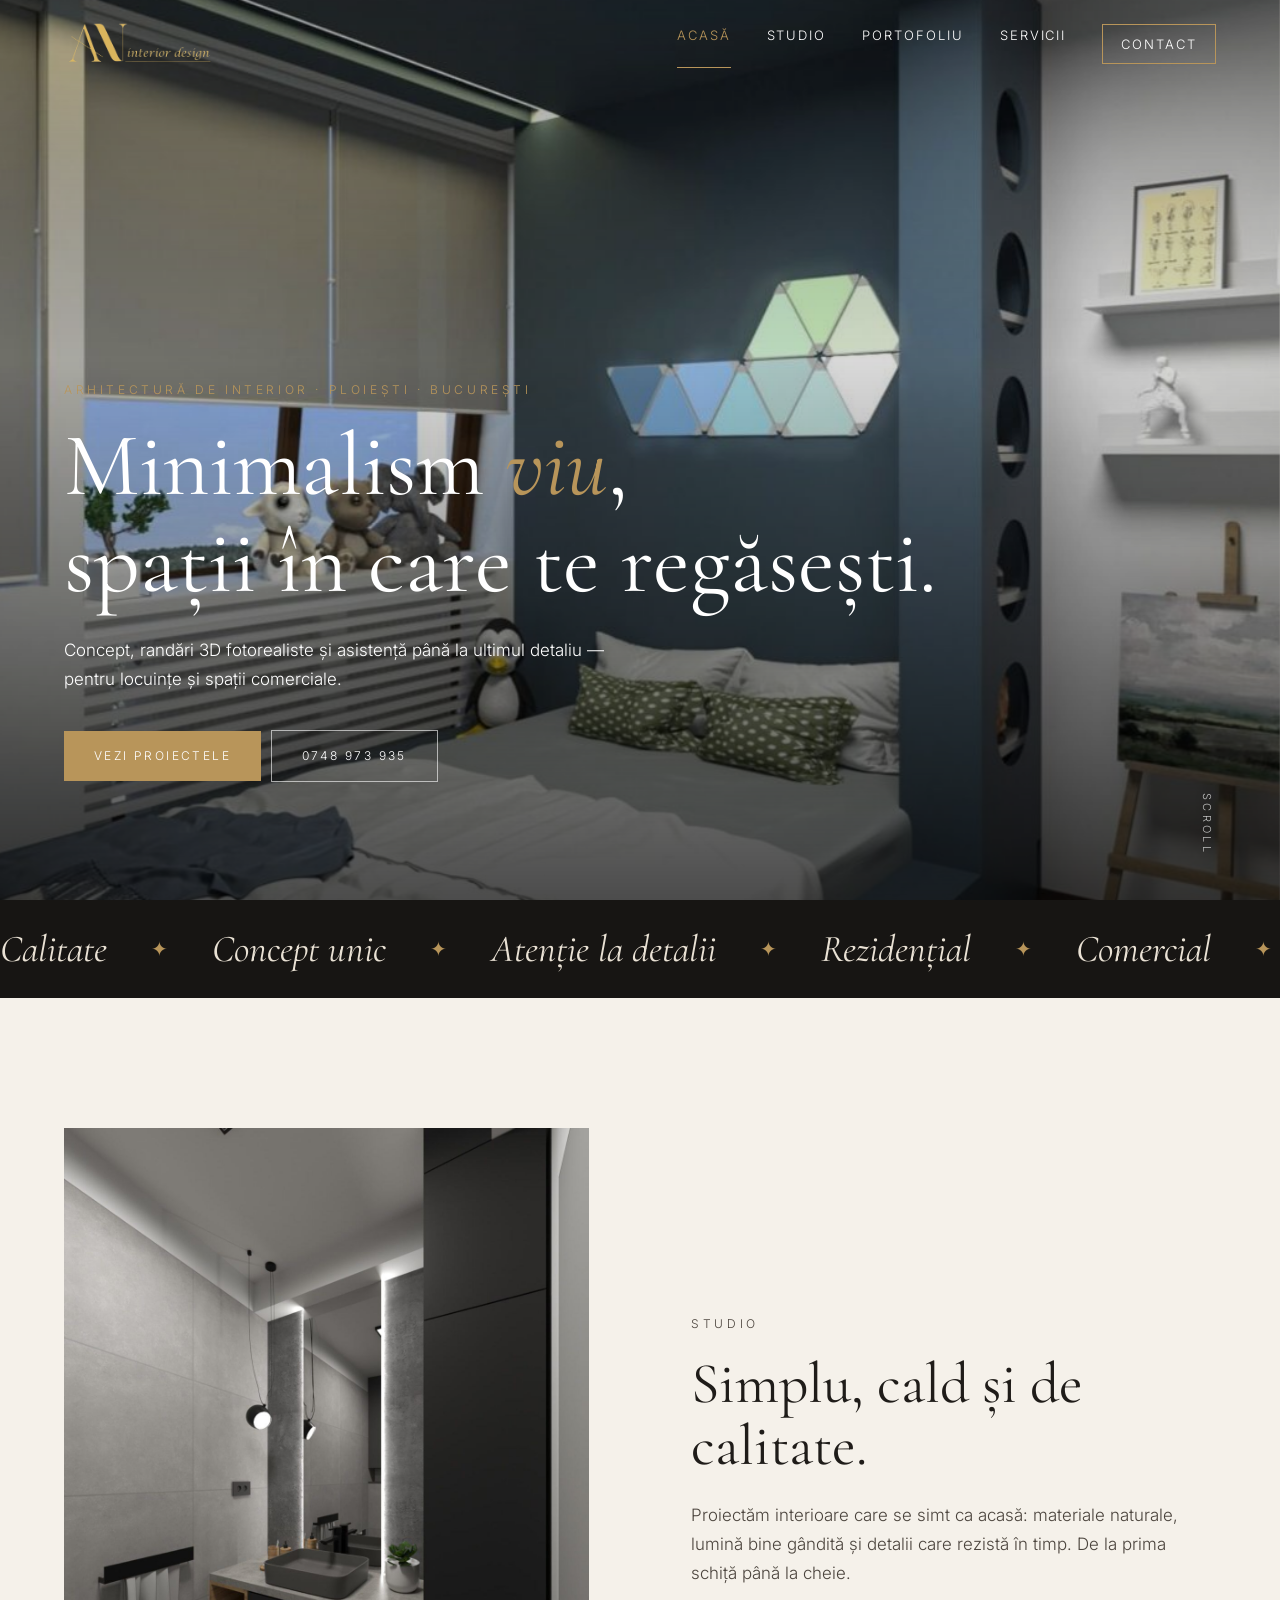
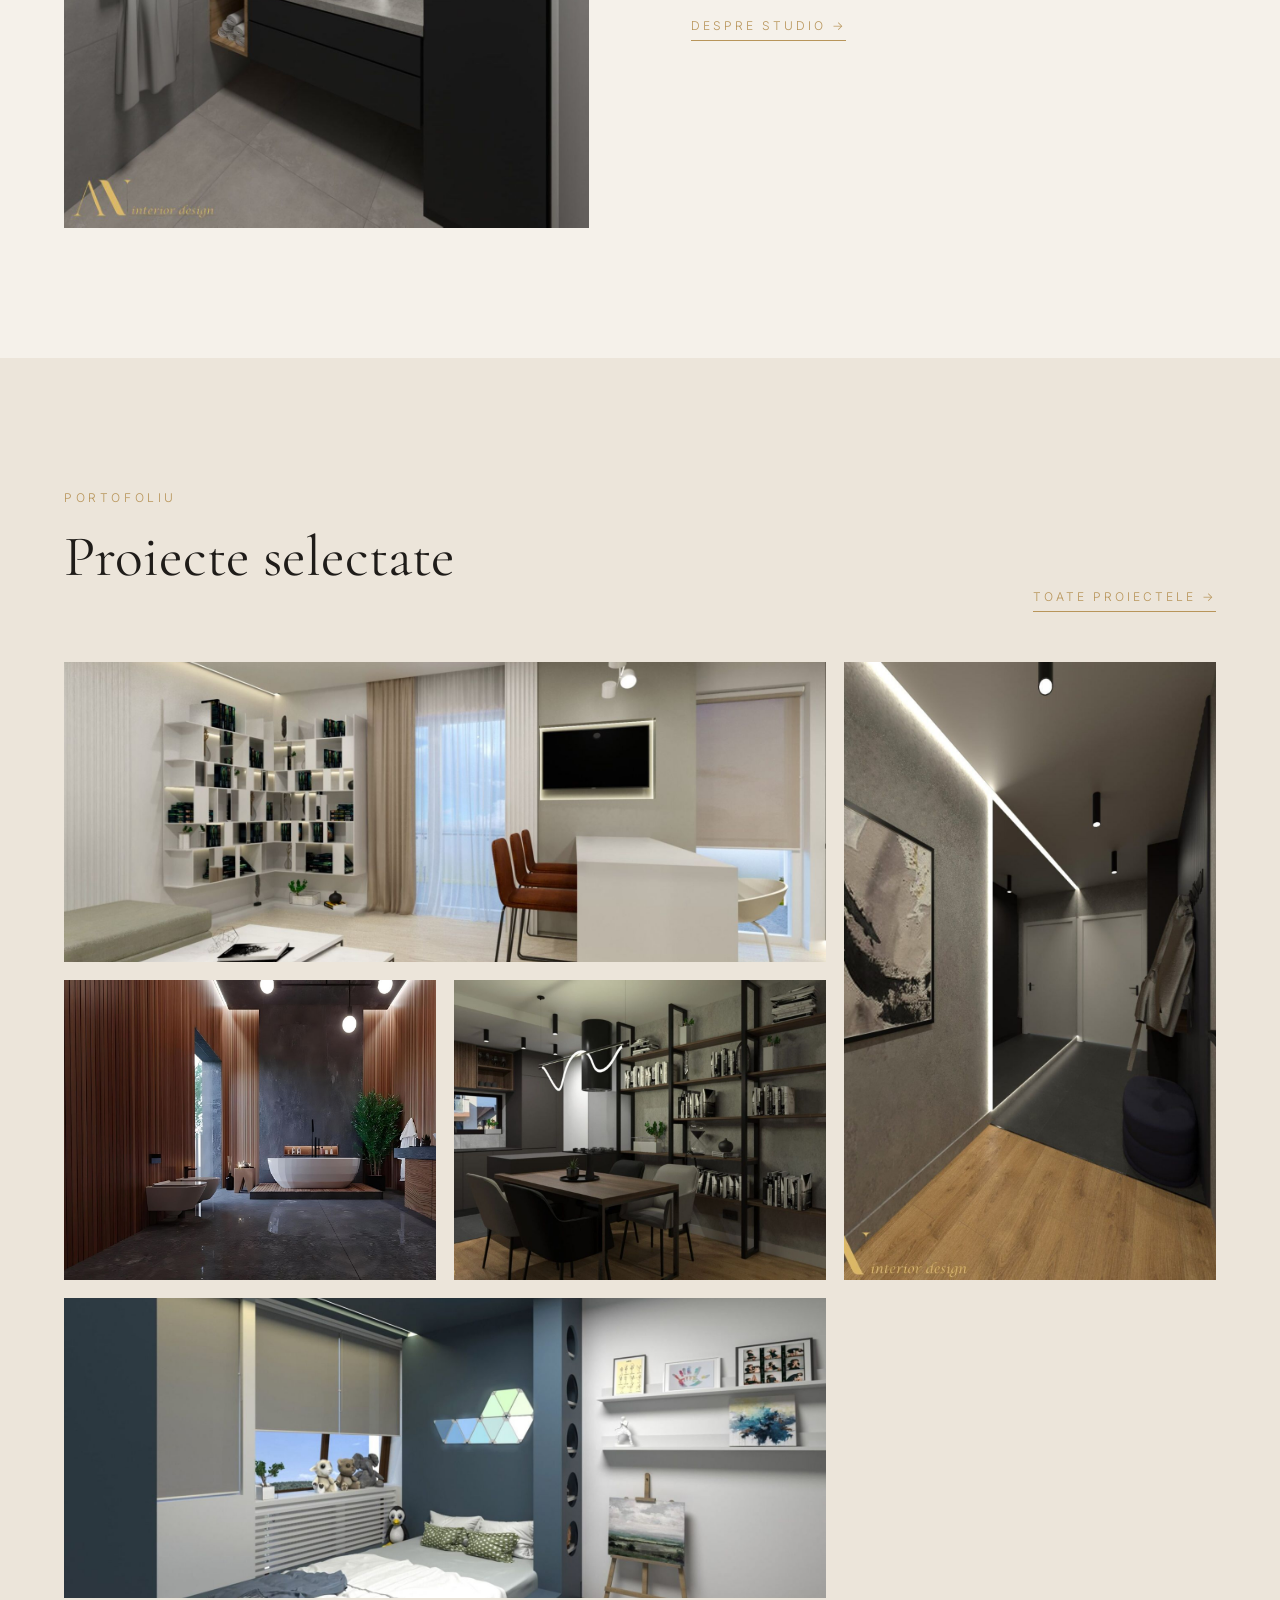
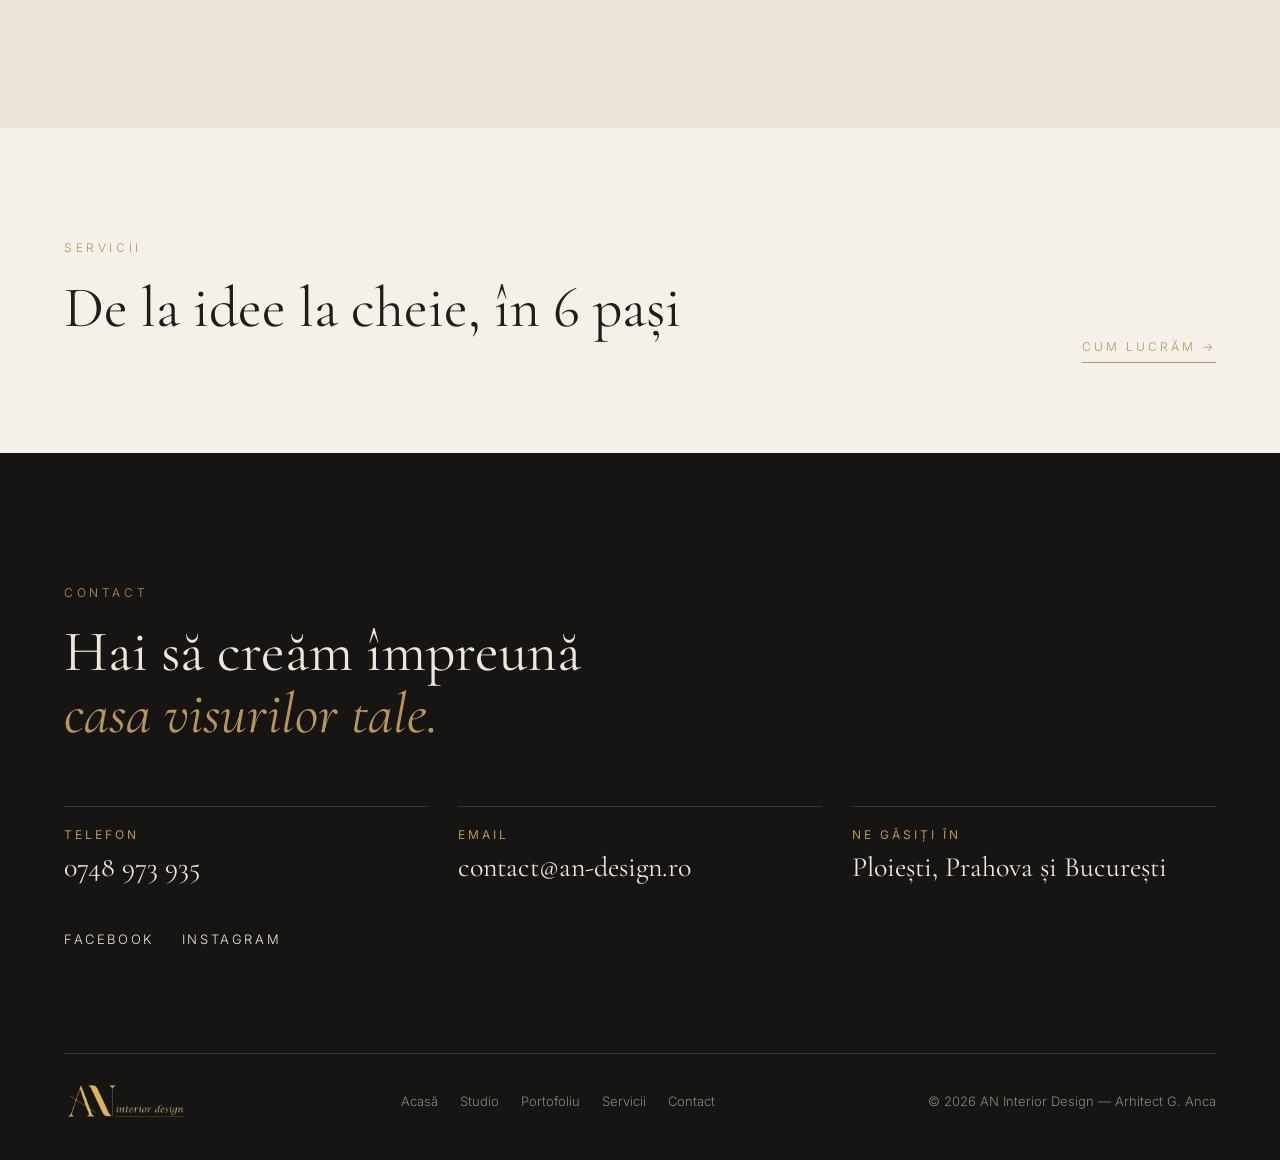
<file: index.html>
<!doctype html><html lang="ro"><head><meta charset="utf-8"><meta name="viewport" content="width=device-width,initial-scale=1">
<meta name="robots" content="noindex, nofollow">
<title>Arhitectură de interior în Ploiești & București — AN Interior Design · Arhitect G. Anca</title>
<meta name="description" content="Studio de arhitectură de interior în Ploiești, Prahova și București. Minimalism viu: proiecte rezidențiale și comerciale.">
<link rel="preconnect" href="https://fonts.googleapis.com"><link href="https://fonts.googleapis.com/css2?family=Cormorant+Garamond:ital,wght@0,400;0,500;1,400&family=Inter:wght@300;400;500&display=swap" rel="stylesheet">
<link rel="stylesheet" href="style.css?v=3"></head><body class="loading">
<div class="loader"><img src="img/logo.png" alt="AN Interior Design"></div><div class="pt"></div>
<header class="hdr"><a href="index.html" class="brand"><img src="img/logo.png" alt="AN Interior Design"></a>
<nav><a href="index.html" class="active" aria-current="page">Acasă</a><a href="despre.html">Studio</a><a href="portofoliu.html">Portofoliu</a><a href="servicii.html">Servicii</a><a href="contact.html" class="cta">Contact</a></nav><button class="burger" aria-label="Meniu"><span></span><span></span></button></header><main>
<section class="hero"><div class="hero-bg" data-parallax style="background-image:url(img/1-Uni_Corbeanca-min-1920x960.jpg)"></div><div class="hero-in">
<p class="eyebrow reveal">Arhitectură de interior · Ploiești · București</p>
<h1 class="reveal">Minimalism <em>viu</em>,<br>spații în care te regăsești.</h1>
<p class="lead reveal">Concept, randări 3D fotorealiste și asistență până la ultimul detaliu — pentru locuințe și spații comerciale.</p>
<div class="reveal"><a href="portofoliu.html" class="btn">Vezi proiectele</a><a href="tel:0748973935" class="btn ghost">0748 973 935</a></div></div>
<div class="scroll-hint">Scroll</div></section>
<div class="marquee"><div class="track"><span>Calitate</span><i>✦</i><span>Concept unic</span><i>✦</i><span>Atenție la detalii</span><i>✦</i><span>Rezidențial</span><i>✦</i><span>Comercial</span><i>✦</i><span>Calitate</span><i>✦</i><span>Concept unic</span><i>✦</i><span>Atenție la detalii</span><i>✦</i><span>Rezidențial</span><i>✦</i><span>Comercial</span><i>✦</i></div></div>
<section class="about wrap"><div class="about-img reveal zoom"><img src="img/GS_Cam-2-V2-min-1152x1536.jpg" alt="Interior proiectat de AN Interior Design"></div>
<div class="about-tx"><p class="eyebrow reveal">Studio</p><h2 class="reveal">Simplu, cald și de calitate.</h2>
<p class="reveal">Proiectăm interioare care se simt ca acasă: materiale naturale, lumină bine gândită și detalii care rezistă în timp. De la prima schiță până la cheie.</p>
<a href="despre.html" class="link reveal">Despre studio →</a></div></section>
<section class="gallery-sec"><div class="wrap head split"><div><p class="eyebrow reveal">Portofoliu</p><h2 class="reveal">Proiecte selectate</h2></div><a href="portofoliu.html" class="link reveal">Toate proiectele →</a></div>
<div class="gallery wrap"><a class="g wide reveal" data-cat="rez" href="img/Ap44_Iancu-Leonard_4-living-min-1920x960.jpg"><img src="img/Ap44_Iancu-Leonard_4-living-min-1920x960.jpg" alt="Apartament Iancu — Living" loading="lazy"><span>Apartament Iancu — Living</span></a><a class="g tall reveal" data-cat="rez" href="img/4_HOL-min-1152x1536.jpg"><img src="img/4_HOL-min-1152x1536.jpg" alt="Hol — locuință privată" loading="lazy"><span>Hol — locuință privată</span></a><a class="g  reveal" data-cat="rez" href="img/baie.jpg"><img src="img/baie.jpg" alt="Baie" loading="lazy"><span>Baie</span></a><a class="g  reveal" data-cat="rez" href="img/17_LIVING-min-1920x960.jpg"><img src="img/17_LIVING-min-1920x960.jpg" alt="Living open-space" loading="lazy"><span>Living open-space</span></a><a class="g wide reveal" data-cat="case" href="img/1-Uni_Corbeanca-min-1920x960.jpg"><img src="img/1-Uni_Corbeanca-min-1920x960.jpg" alt="Casa Corbeanca" loading="lazy"><span>Casa Corbeanca</span></a></div></section>
<section class="services wrap teaser"><div class="head split"><div><p class="eyebrow reveal">Servicii</p><h2 class="reveal">De la idee la cheie, în 6 pași</h2></div><a href="servicii.html" class="link reveal">Cum lucrăm →</a></div></section>
</main><section class="contact cta-band"><div class="wrap"><p class="eyebrow reveal">Contact</p><h2 class="reveal">Hai să creăm împreună<br><em>casa visurilor tale.</em></h2>
<div class="cgrid reveal"><a href="tel:0748973935"><small>Telefon</small>0748 973 935</a><a href="mailto:contact@an-design.ro"><small>Email</small>contact@an-design.ro</a><div><small>Ne găsiți în</small>Ploiești, Prahova și București</div></div>
<div class="soc reveal"><a href="#" title="link de confirmat">Facebook</a><a href="#" title="link de confirmat">Instagram</a></div>
<footer><img src="img/logo.png" alt="AN Interior Design"><div class="fnav"><a href="index.html">Acasă</a><a href="despre.html">Studio</a><a href="portofoliu.html">Portofoliu</a><a href="servicii.html">Servicii</a><a href="contact.html">Contact</a></div><span>© 2026 AN Interior Design — Arhitect G. Anca</span></footer></div></section>
<div class="lb"><button aria-label="Închide">×</button><button class="pv">‹</button><img alt=""><button class="nx">›</button><p></p></div>
<script src="main.js?v=3"></script></body></html>
</file>
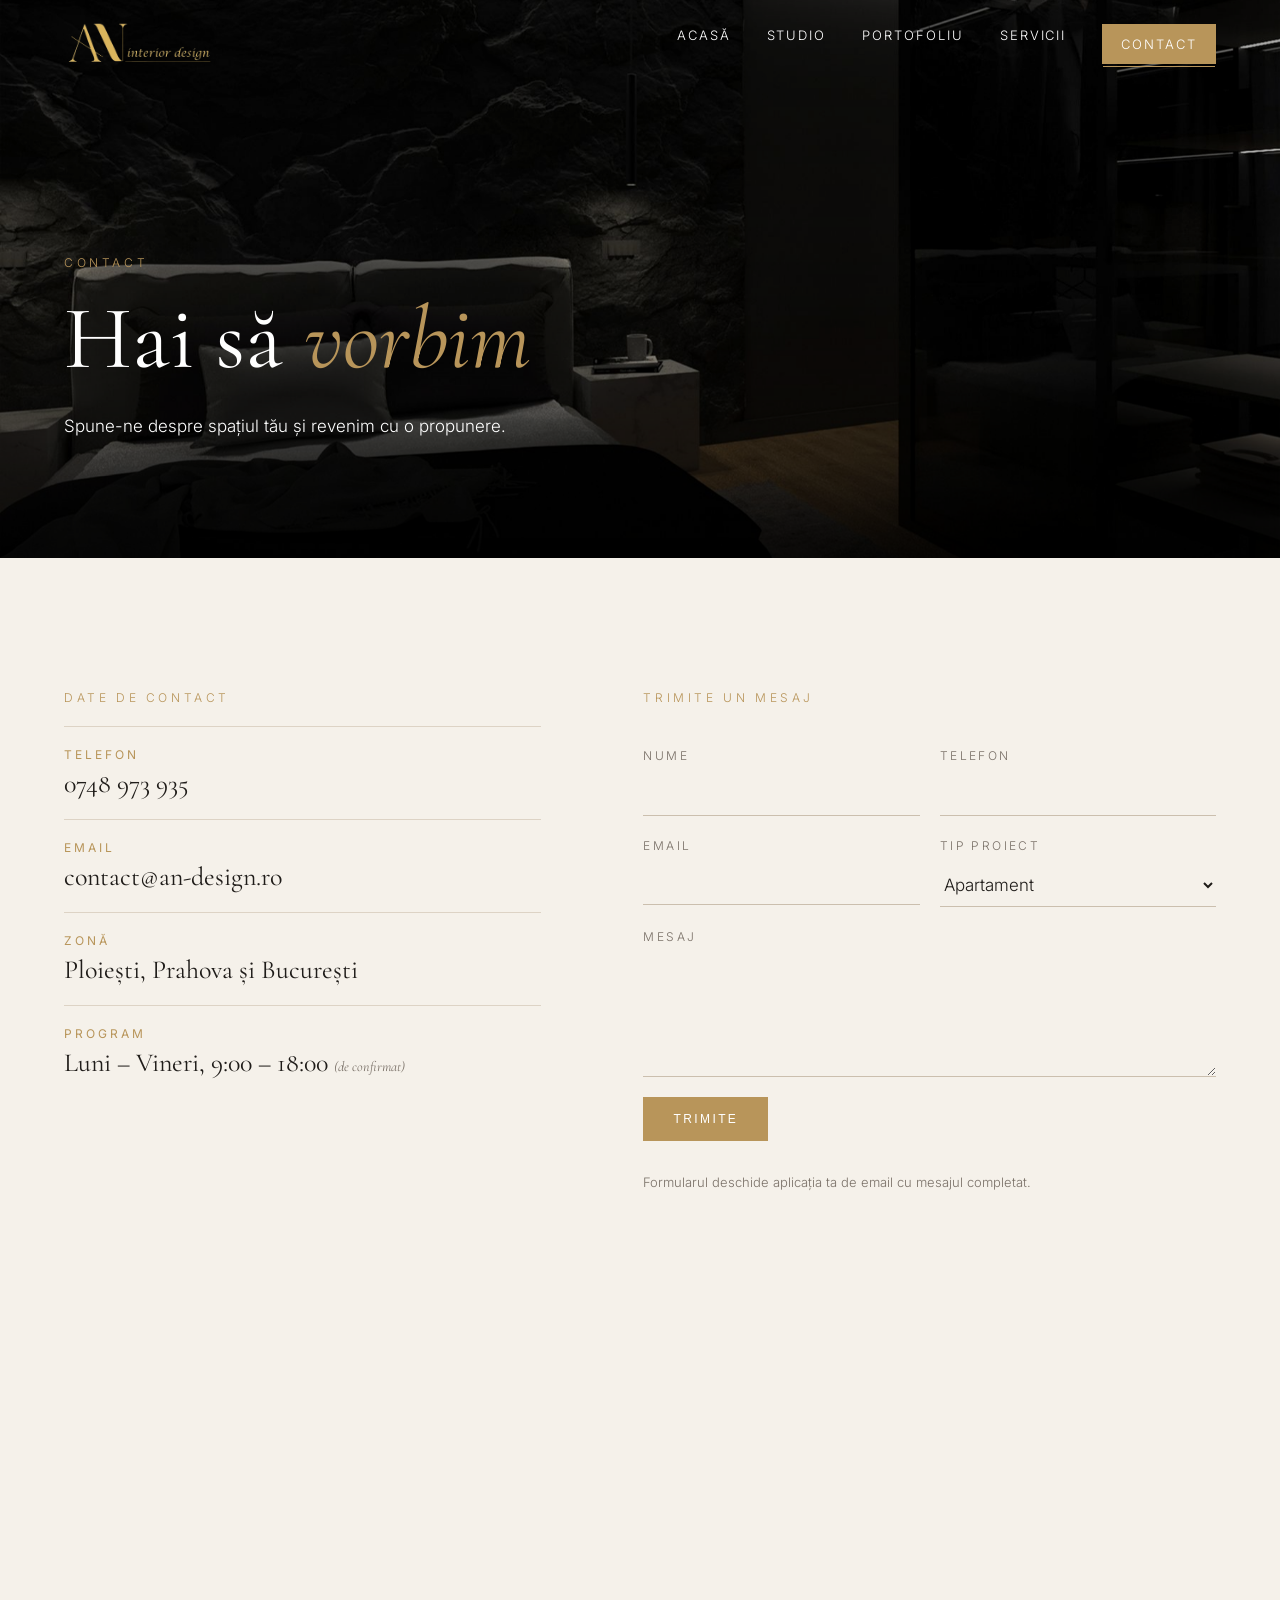
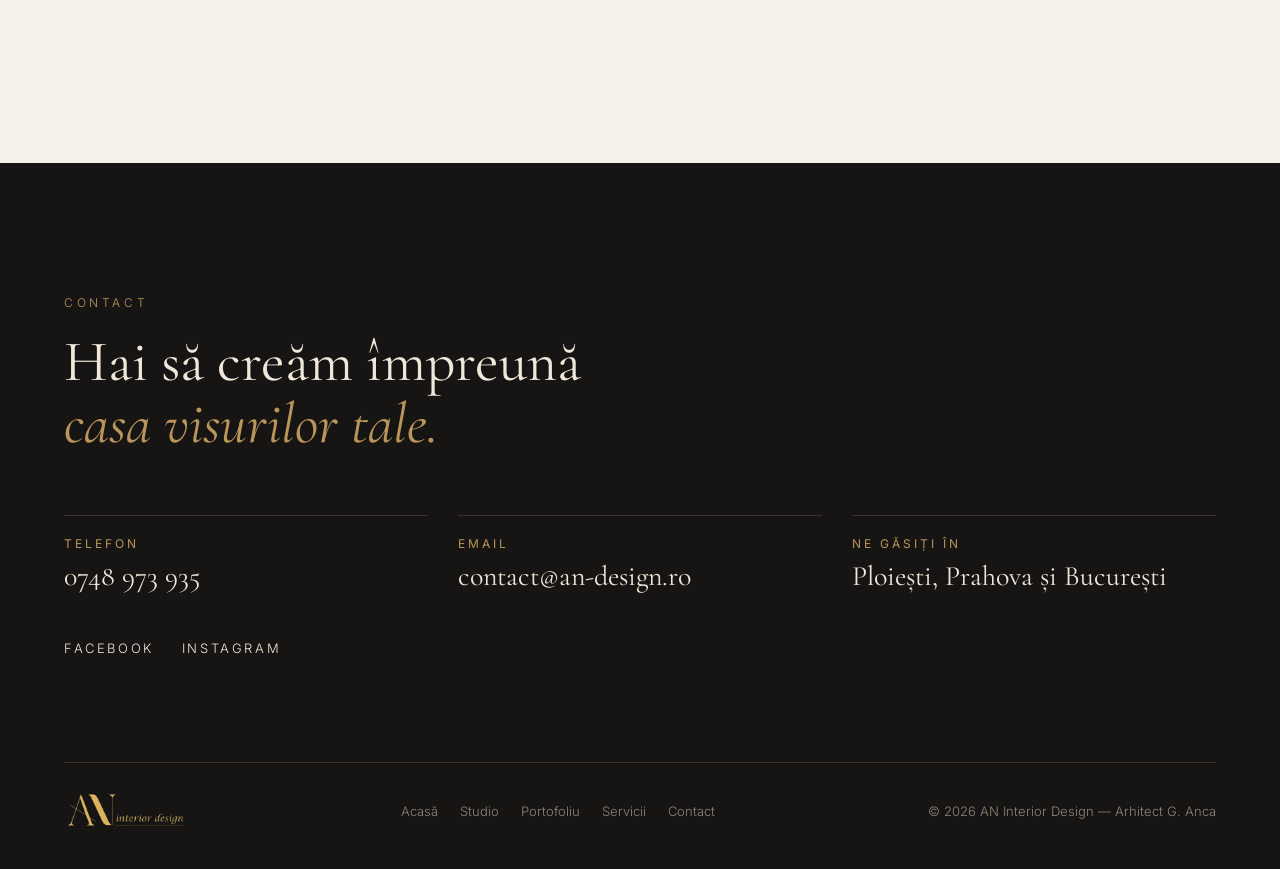
<file: contact.html>
<!doctype html><html lang="ro"><head><meta charset="utf-8"><meta name="viewport" content="width=device-width,initial-scale=1">
<meta name="robots" content="noindex, nofollow">
<title>Contact — AN Interior Design · Arhitect G. Anca</title>
<meta name="description" content="Contactează AN Interior Design: 0748 973 935, contact@an-design.ro, Ploiești și București.">
<link rel="preconnect" href="https://fonts.googleapis.com"><link href="https://fonts.googleapis.com/css2?family=Cormorant+Garamond:ital,wght@0,400;0,500;1,400&family=Inter:wght@300;400;500&display=swap" rel="stylesheet">
<link rel="stylesheet" href="style.css?v=3"></head><body class="loading">
<div class="loader"><img src="img/logo.png" alt="AN Interior Design"></div><div class="pt"></div>
<header class="hdr"><a href="index.html" class="brand"><img src="img/logo.png" alt="AN Interior Design"></a>
<nav><a href="index.html">Acasă</a><a href="despre.html">Studio</a><a href="portofoliu.html">Portofoliu</a><a href="servicii.html">Servicii</a><a href="contact.html" class="cta active">Contact</a></nav><button class="burger" aria-label="Meniu"><span></span><span></span></button></header><main>
<section class="hero inner"><div class="hero-bg" data-parallax style="background-image:url(img/cover-1.jpg)"></div><div class="hero-in">
<p class="eyebrow reveal">Contact</p><h1 class="reveal">Hai să <em>vorbim</em></h1><p class="lead reveal">Spune-ne despre spațiul tău și revenim cu o propunere.</p></div></section>
<section class="wrap cpage"><div><p class="eyebrow reveal">Date de contact</p>
<div class="clist reveal"><a href="tel:0748973935"><small>Telefon</small>0748 973 935</a><a href="mailto:contact@an-design.ro"><small>Email</small>contact@an-design.ro</a><div><small>Zonă</small>Ploiești, Prahova și București</div><div><small>Program</small>Luni – Vineri, 9:00 – 18:00 <i class="tbc">(de confirmat)</i></div></div></div>
<form class="cform reveal" id="cform"><p class="eyebrow">Trimite un mesaj</p>
<label>Nume<input name="nume" required></label><label>Telefon<input name="tel" type="tel"></label><label>Email<input name="email" type="email" required></label>
<label>Tip proiect<select name="tip"><option>Apartament</option><option>Casă</option><option>Spațiu comercial</option><option>Altul</option></select></label>
<label class="full">Mesaj<textarea name="mesaj" rows="5" required></textarea></label>
<button class="btn" type="submit">Trimite</button><p class="fnote">Formularul deschide aplicația ta de email cu mesajul completat.</p></form></section>
<div class="map"><iframe title="Hartă Ploiești" src="https://www.google.com/maps?q=Ploie%C8%99ti,+Prahova&z=13&output=embed" loading="lazy" referrerpolicy="no-referrer-when-downgrade"></iframe></div>
</main><section class="contact cta-band"><div class="wrap"><p class="eyebrow reveal">Contact</p><h2 class="reveal">Hai să creăm împreună<br><em>casa visurilor tale.</em></h2>
<div class="cgrid reveal"><a href="tel:0748973935"><small>Telefon</small>0748 973 935</a><a href="mailto:contact@an-design.ro"><small>Email</small>contact@an-design.ro</a><div><small>Ne găsiți în</small>Ploiești, Prahova și București</div></div>
<div class="soc reveal"><a href="#" title="link de confirmat">Facebook</a><a href="#" title="link de confirmat">Instagram</a></div>
<footer><img src="img/logo.png" alt="AN Interior Design"><div class="fnav"><a href="index.html">Acasă</a><a href="despre.html">Studio</a><a href="portofoliu.html">Portofoliu</a><a href="servicii.html">Servicii</a><a href="contact.html">Contact</a></div><span>© 2026 AN Interior Design — Arhitect G. Anca</span></footer></div></section>
<div class="lb"><button aria-label="Închide">×</button><button class="pv">‹</button><img alt=""><button class="nx">›</button><p></p></div>
<script src="main.js?v=3"></script></body></html>
</file>
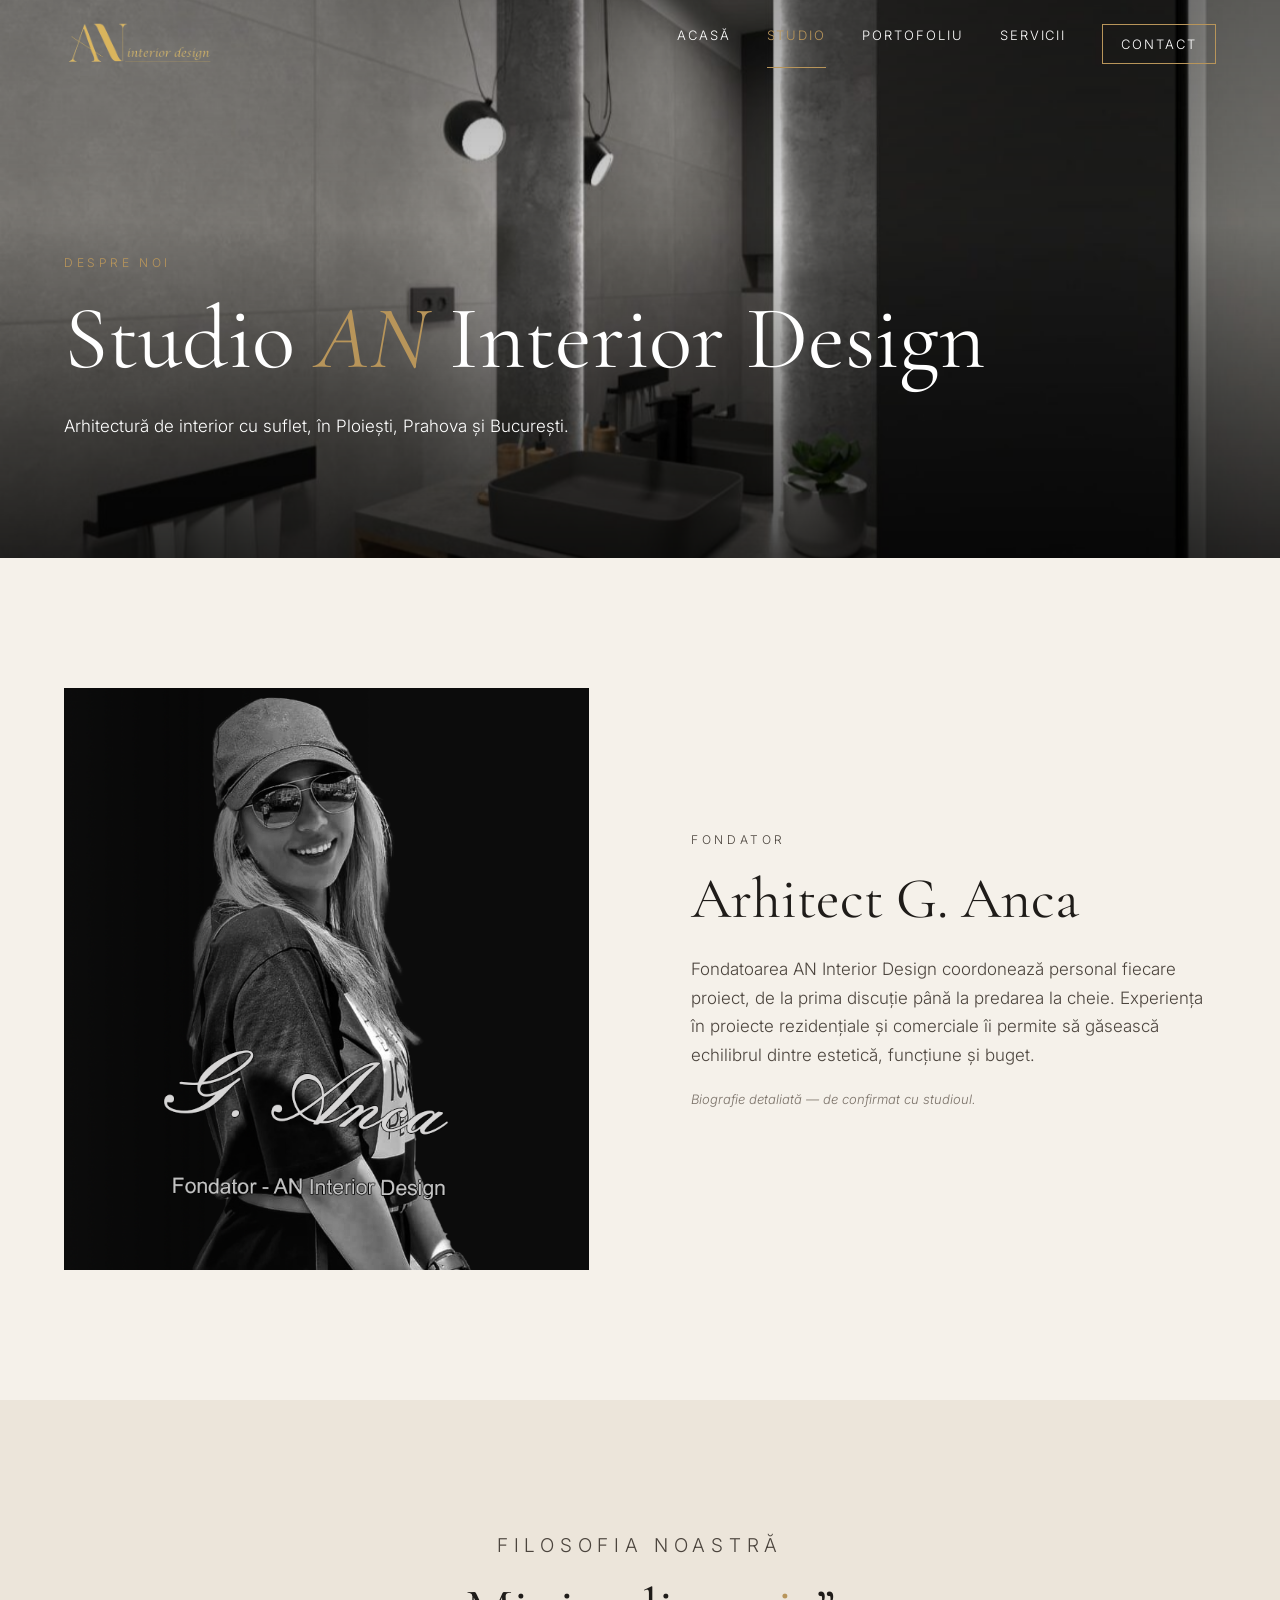
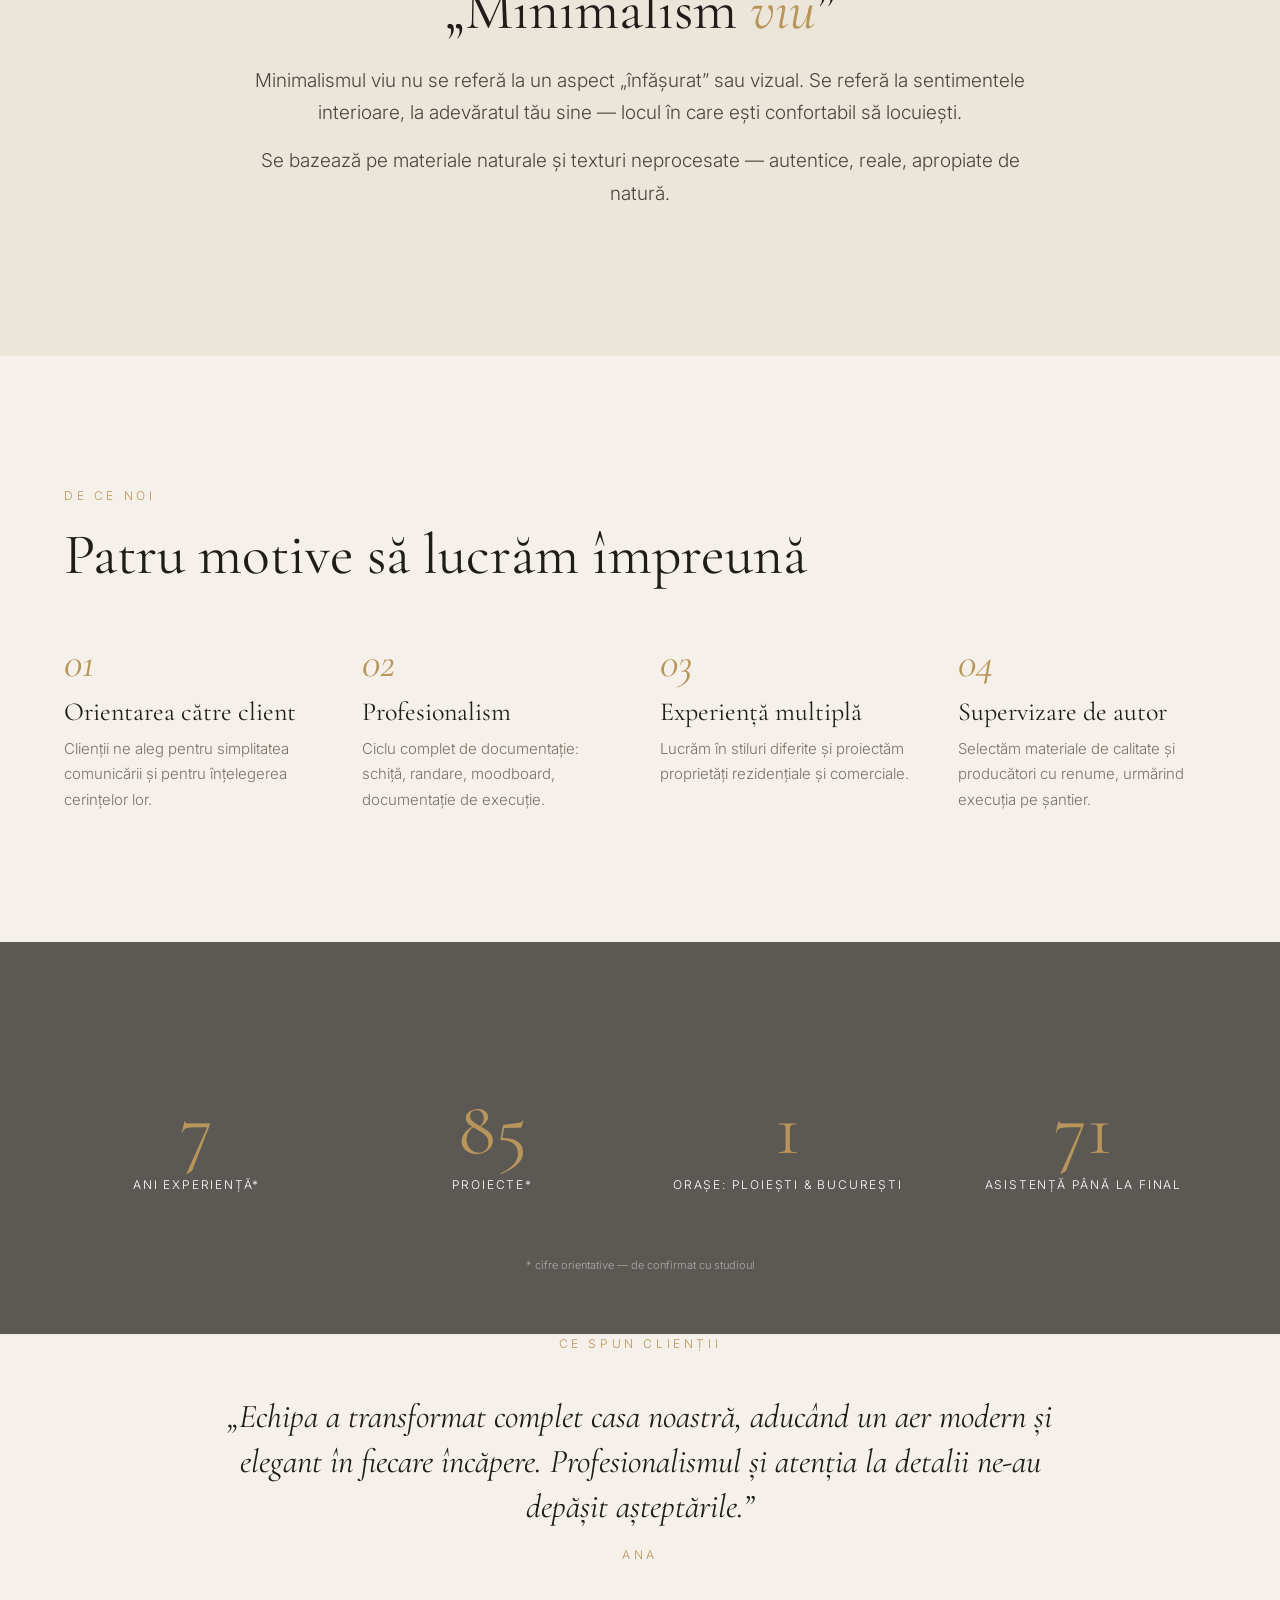
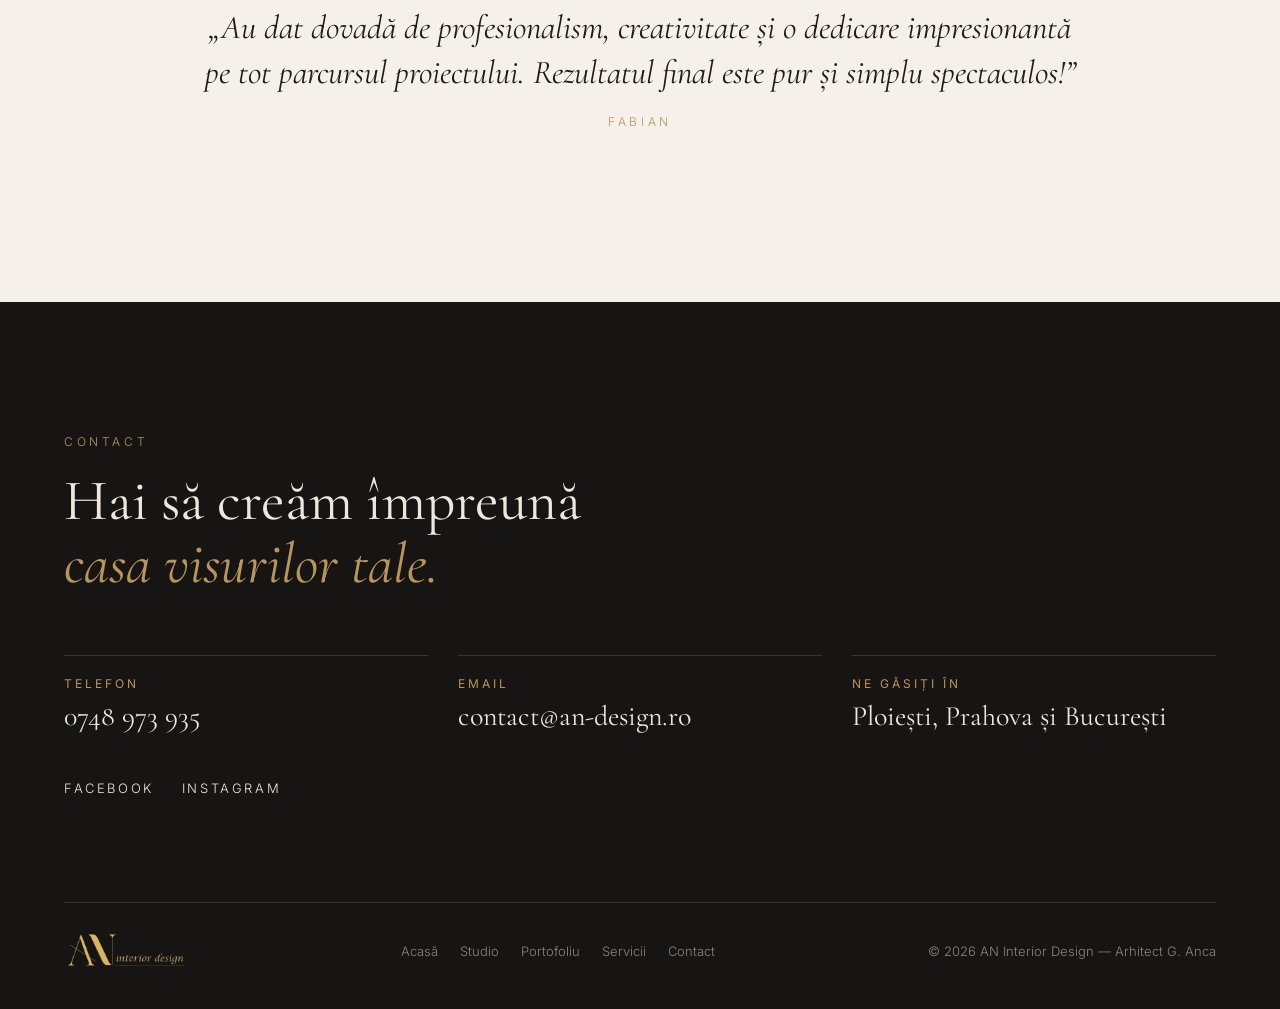
<file: despre.html>
<!doctype html><html lang="ro"><head><meta charset="utf-8"><meta name="viewport" content="width=device-width,initial-scale=1">
<meta name="robots" content="noindex, nofollow">
<title>Despre studio — AN Interior Design · Arhitect G. Anca</title>
<meta name="description" content="Arhitect G. Anca și filosofia AN Interior Design: minimalism viu.">
<link rel="preconnect" href="https://fonts.googleapis.com"><link href="https://fonts.googleapis.com/css2?family=Cormorant+Garamond:ital,wght@0,400;0,500;1,400&family=Inter:wght@300;400;500&display=swap" rel="stylesheet">
<link rel="stylesheet" href="style.css?v=3"></head><body class="loading">
<div class="loader"><img src="img/logo.png" alt="AN Interior Design"></div><div class="pt"></div>
<header class="hdr"><a href="index.html" class="brand"><img src="img/logo.png" alt="AN Interior Design"></a>
<nav><a href="index.html">Acasă</a><a href="despre.html" class="active" aria-current="page">Studio</a><a href="portofoliu.html">Portofoliu</a><a href="servicii.html">Servicii</a><a href="contact.html" class="cta">Contact</a></nav><button class="burger" aria-label="Meniu"><span></span><span></span></button></header><main>
<section class="hero inner"><div class="hero-bg" data-parallax style="background-image:url(img/GS_Cam-2-V2-min-1152x1536.jpg)"></div><div class="hero-in">
<p class="eyebrow reveal">Despre noi</p><h1 class="reveal">Studio <em>AN</em> Interior Design</h1><p class="lead reveal">Arhitectură de interior cu suflet, în Ploiești, Prahova și București.</p></div></section>
<section class="about wrap"><div class="about-img reveal zoom"><img src="img/poza-1.png" alt="Arhitect G. Anca" class="portrait"></div>
<div class="about-tx"><p class="eyebrow reveal">Fondator</p><h2 class="reveal">Arhitect G. Anca</h2>
<p class="reveal">Fondatoarea AN Interior Design coordonează personal fiecare proiect, de la prima discuție până la predarea la cheie. Experiența în proiecte rezidențiale și comerciale îi permite să găsească echilibrul dintre estetică, funcțiune și buget.</p>
<p class="reveal note-dark">Biografie detaliată — de confirmat cu studioul.</p></div></section>
<section class="philo"><div class="wrap narrow"><p class="eyebrow reveal">Filosofia noastră</p><h2 class="reveal">„Minimalism <em>viu</em>”</h2>
<p class="reveal">Minimalismul viu nu se referă la un aspect „înfășurat” sau vizual. Se referă la sentimentele interioare, la adevăratul tău sine — locul în care ești confortabil să locuiești.</p>
<p class="reveal">Se bazează pe materiale naturale și texturi neprocesate — autentice, reale, apropiate de natură.</p></div></section>
<section class="wrap"><div class="head"><p class="eyebrow reveal">De ce noi</p><h2 class="reveal">Patru motive să lucrăm împreună</h2></div><div class="values" style="padding:0">
<div class="v reveal"><b>01</b><h3>Orientarea către client</h3><p>Clienții ne aleg pentru simplitatea comunicării și pentru înțelegerea cerințelor lor.</p></div>
<div class="v reveal"><b>02</b><h3>Profesionalism</h3><p>Ciclu complet de documentație: schiță, randare, moodboard, documentație de execuție.</p></div>
<div class="v reveal"><b>03</b><h3>Experiență multiplă</h3><p>Lucrăm în stiluri diferite și proiectăm proprietăți rezidențiale și comerciale.</p></div>
<div class="v reveal"><b>04</b><h3>Supervizare de autor</h3><p>Selectăm materiale de calitate și producători cu renume, urmărind execuția pe șantier.</p></div></div></section>
<section class="band"><div class="band-bg" data-parallax style="background-image:url(img/17_LIVING-min-1920x960.jpg)"></div>
<div class="wrap counters"><div><span class="num" data-to="10">0</span><small>ani experiență*</small></div><div><span class="num" data-to="120">0</span><small>proiecte*</small></div><div><span class="num" data-to="2">0</span><small>orașe: Ploiești & București</small></div><div><span class="num" data-to="100" data-suf="%">0</span><small>asistență până la final</small></div></div><p class="note wrap">* cifre orientative — de confirmat cu studioul</p></section>
<section class="testi wrap"><p class="eyebrow reveal">Ce spun clienții</p>
<div class="tq reveal"><blockquote>„Echipa a transformat complet casa noastră, aducând un aer modern și elegant în fiecare încăpere. Profesionalismul și atenția la detalii ne-au depășit așteptările.”</blockquote><cite>Ana</cite></div>
<div class="tq reveal"><blockquote>„Au dat dovadă de profesionalism, creativitate și o dedicare impresionantă pe tot parcursul proiectului. Rezultatul final este pur și simplu spectaculos!”</blockquote><cite>Fabian</cite></div></section>
</main><section class="contact cta-band"><div class="wrap"><p class="eyebrow reveal">Contact</p><h2 class="reveal">Hai să creăm împreună<br><em>casa visurilor tale.</em></h2>
<div class="cgrid reveal"><a href="tel:0748973935"><small>Telefon</small>0748 973 935</a><a href="mailto:contact@an-design.ro"><small>Email</small>contact@an-design.ro</a><div><small>Ne găsiți în</small>Ploiești, Prahova și București</div></div>
<div class="soc reveal"><a href="#" title="link de confirmat">Facebook</a><a href="#" title="link de confirmat">Instagram</a></div>
<footer><img src="img/logo.png" alt="AN Interior Design"><div class="fnav"><a href="index.html">Acasă</a><a href="despre.html">Studio</a><a href="portofoliu.html">Portofoliu</a><a href="servicii.html">Servicii</a><a href="contact.html">Contact</a></div><span>© 2026 AN Interior Design — Arhitect G. Anca</span></footer></div></section>
<div class="lb"><button aria-label="Închide">×</button><button class="pv">‹</button><img alt=""><button class="nx">›</button><p></p></div>
<script src="main.js?v=3"></script></body></html>
</file>
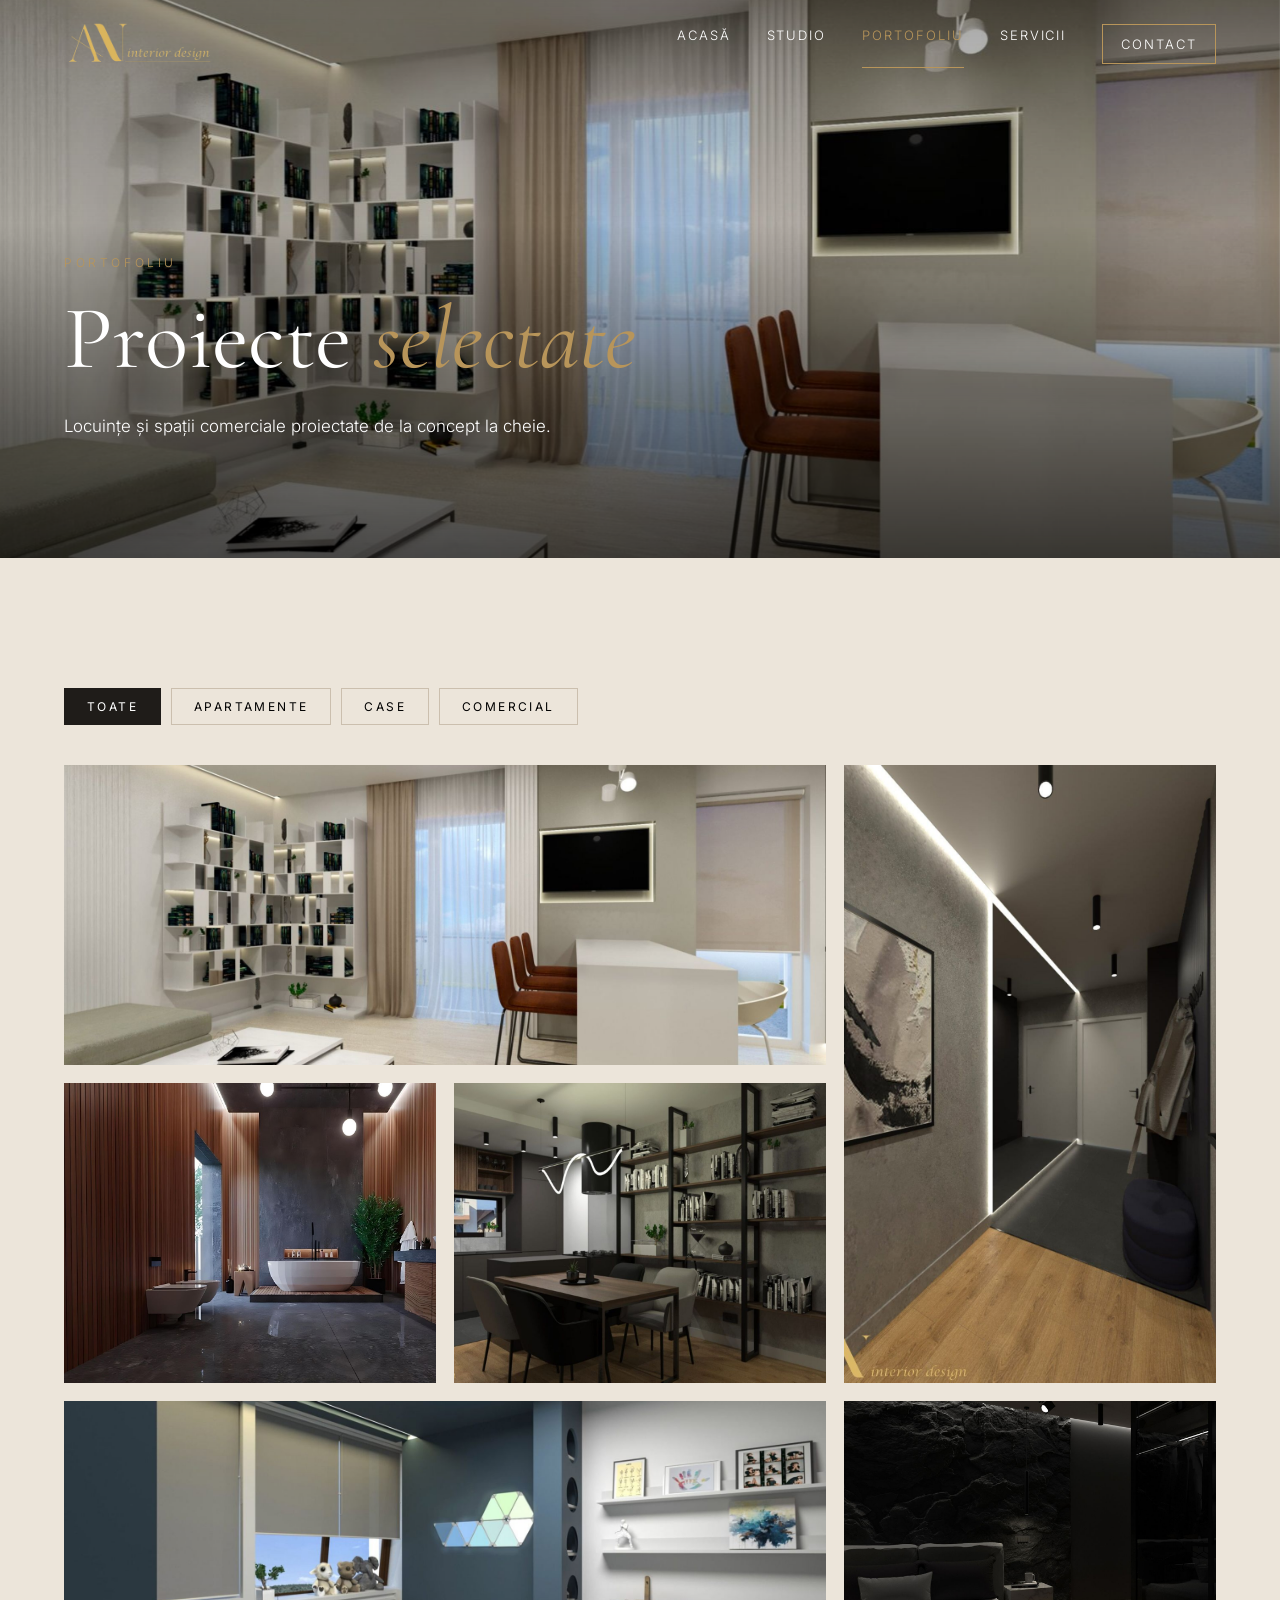
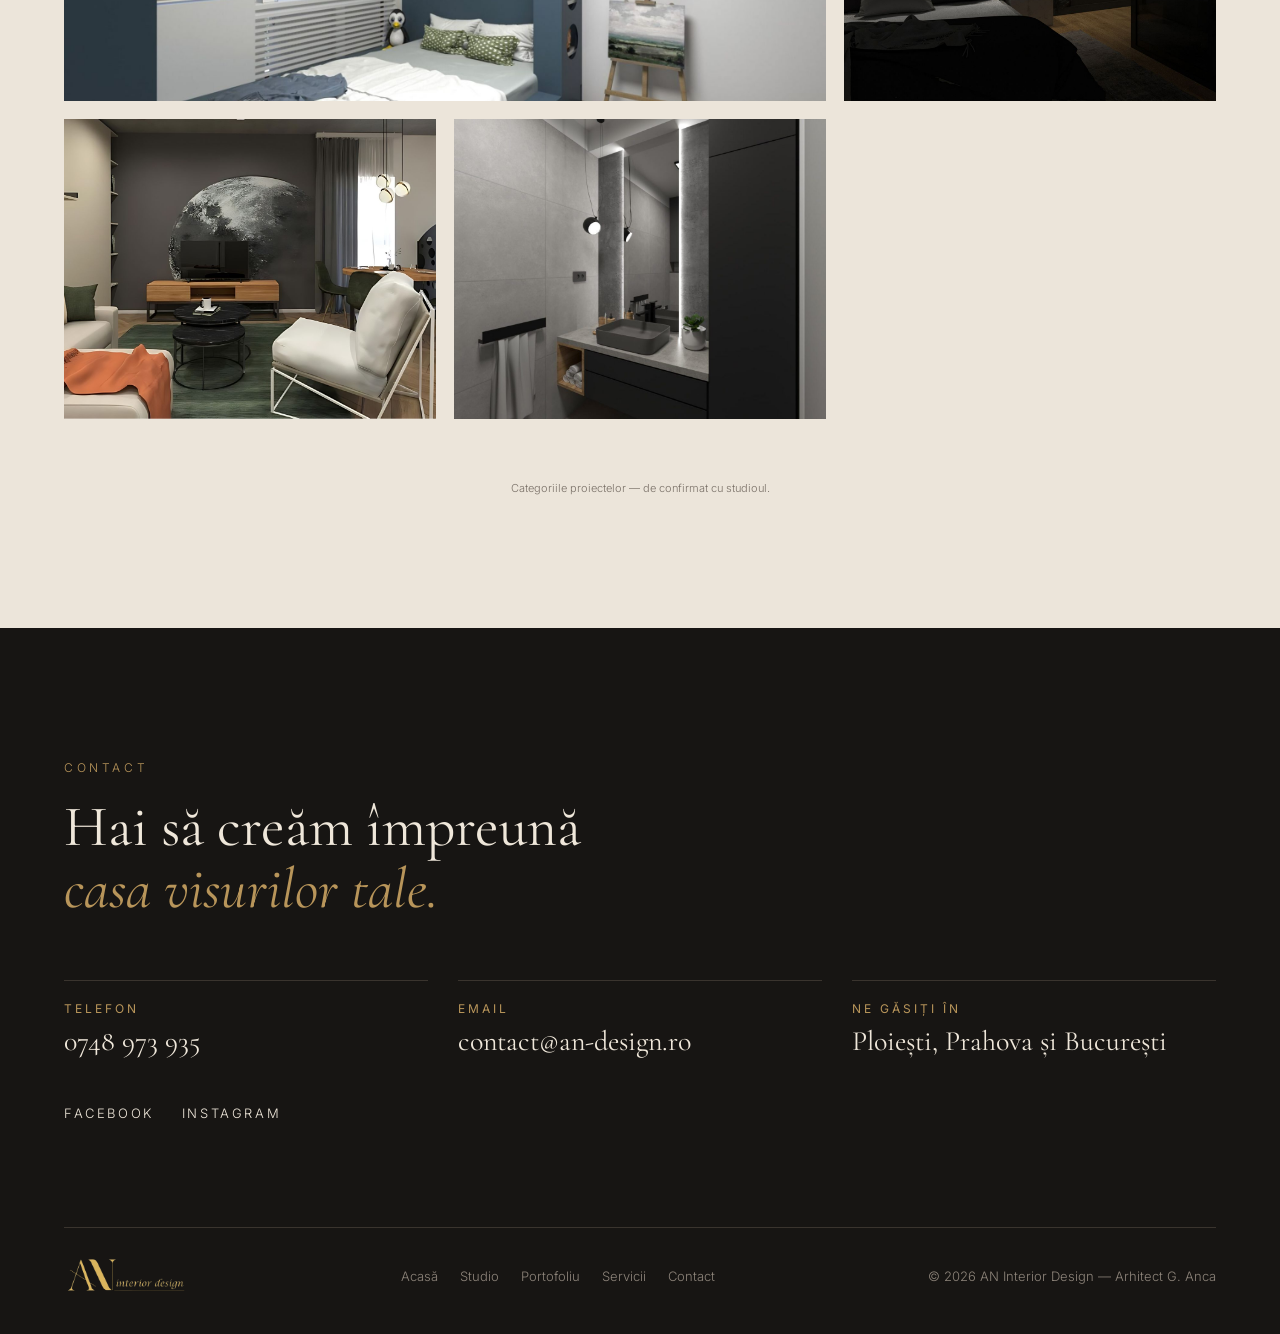
<file: portofoliu.html>
<!doctype html><html lang="ro"><head><meta charset="utf-8"><meta name="viewport" content="width=device-width,initial-scale=1">
<meta name="robots" content="noindex, nofollow">
<title>Portofoliu — AN Interior Design · Arhitect G. Anca</title>
<meta name="description" content="Proiecte de amenajări interioare: apartamente, case și spații comerciale.">
<link rel="preconnect" href="https://fonts.googleapis.com"><link href="https://fonts.googleapis.com/css2?family=Cormorant+Garamond:ital,wght@0,400;0,500;1,400&family=Inter:wght@300;400;500&display=swap" rel="stylesheet">
<link rel="stylesheet" href="style.css?v=3"></head><body class="loading">
<div class="loader"><img src="img/logo.png" alt="AN Interior Design"></div><div class="pt"></div>
<header class="hdr"><a href="index.html" class="brand"><img src="img/logo.png" alt="AN Interior Design"></a>
<nav><a href="index.html">Acasă</a><a href="despre.html">Studio</a><a href="portofoliu.html" class="active" aria-current="page">Portofoliu</a><a href="servicii.html">Servicii</a><a href="contact.html" class="cta">Contact</a></nav><button class="burger" aria-label="Meniu"><span></span><span></span></button></header><main>
<section class="hero inner"><div class="hero-bg" data-parallax style="background-image:url(img/Ap44_Iancu-Leonard_4-living-min-1920x960.jpg)"></div><div class="hero-in">
<p class="eyebrow reveal">Portofoliu</p><h1 class="reveal">Proiecte <em>selectate</em></h1><p class="lead reveal">Locuințe și spații comerciale proiectate de la concept la cheie.</p></div></section>
<section class="gallery-sec"><div class="wrap filters reveal"><button class="on" data-f="*">Toate</button><button data-f="rez">Apartamente</button><button data-f="case">Case</button><button data-f="com">Comercial</button></div>
<div class="gallery wrap"><a class="g wide reveal" data-cat="rez" href="img/Ap44_Iancu-Leonard_4-living-min-1920x960.jpg"><img src="img/Ap44_Iancu-Leonard_4-living-min-1920x960.jpg" alt="Apartament Iancu — Living" loading="lazy"><span>Apartament Iancu — Living</span></a><a class="g tall reveal" data-cat="rez" href="img/4_HOL-min-1152x1536.jpg"><img src="img/4_HOL-min-1152x1536.jpg" alt="Hol — locuință privată" loading="lazy"><span>Hol — locuință privată</span></a><a class="g  reveal" data-cat="rez" href="img/baie.jpg"><img src="img/baie.jpg" alt="Baie" loading="lazy"><span>Baie</span></a><a class="g  reveal" data-cat="rez" href="img/17_LIVING-min-1920x960.jpg"><img src="img/17_LIVING-min-1920x960.jpg" alt="Living open-space" loading="lazy"><span>Living open-space</span></a><a class="g wide reveal" data-cat="case" href="img/1-Uni_Corbeanca-min-1920x960.jpg"><img src="img/1-Uni_Corbeanca-min-1920x960.jpg" alt="Casa Corbeanca" loading="lazy"><span>Casa Corbeanca</span></a><a class="g  reveal" data-cat="case" href="img/cover-1.jpg"><img src="img/cover-1.jpg" alt="Dream House" loading="lazy"><span>Dream House</span></a><a class="g  reveal" data-cat="com" href="img/Lucrari-marca.jpg"><img src="img/Lucrari-marca.jpg" alt="Lucrări de marcă" loading="lazy"><span>Lucrări de marcă</span></a><a class="g  reveal" data-cat="rez" href="img/GS_Cam-2-V2-min-1152x1536.jpg"><img src="img/GS_Cam-2-V2-min-1152x1536.jpg" alt="Dormitor — locuință privată" loading="lazy"><span>Dormitor — locuință privată</span></a></div><p class="note wrap" style="color:var(--mut);opacity:1">Categoriile proiectelor — de confirmat cu studioul.</p></section>
</main><section class="contact cta-band"><div class="wrap"><p class="eyebrow reveal">Contact</p><h2 class="reveal">Hai să creăm împreună<br><em>casa visurilor tale.</em></h2>
<div class="cgrid reveal"><a href="tel:0748973935"><small>Telefon</small>0748 973 935</a><a href="mailto:contact@an-design.ro"><small>Email</small>contact@an-design.ro</a><div><small>Ne găsiți în</small>Ploiești, Prahova și București</div></div>
<div class="soc reveal"><a href="#" title="link de confirmat">Facebook</a><a href="#" title="link de confirmat">Instagram</a></div>
<footer><img src="img/logo.png" alt="AN Interior Design"><div class="fnav"><a href="index.html">Acasă</a><a href="despre.html">Studio</a><a href="portofoliu.html">Portofoliu</a><a href="servicii.html">Servicii</a><a href="contact.html">Contact</a></div><span>© 2026 AN Interior Design — Arhitect G. Anca</span></footer></div></section>
<div class="lb"><button aria-label="Închide">×</button><button class="pv">‹</button><img alt=""><button class="nx">›</button><p></p></div>
<script src="main.js?v=3"></script></body></html>
</file>
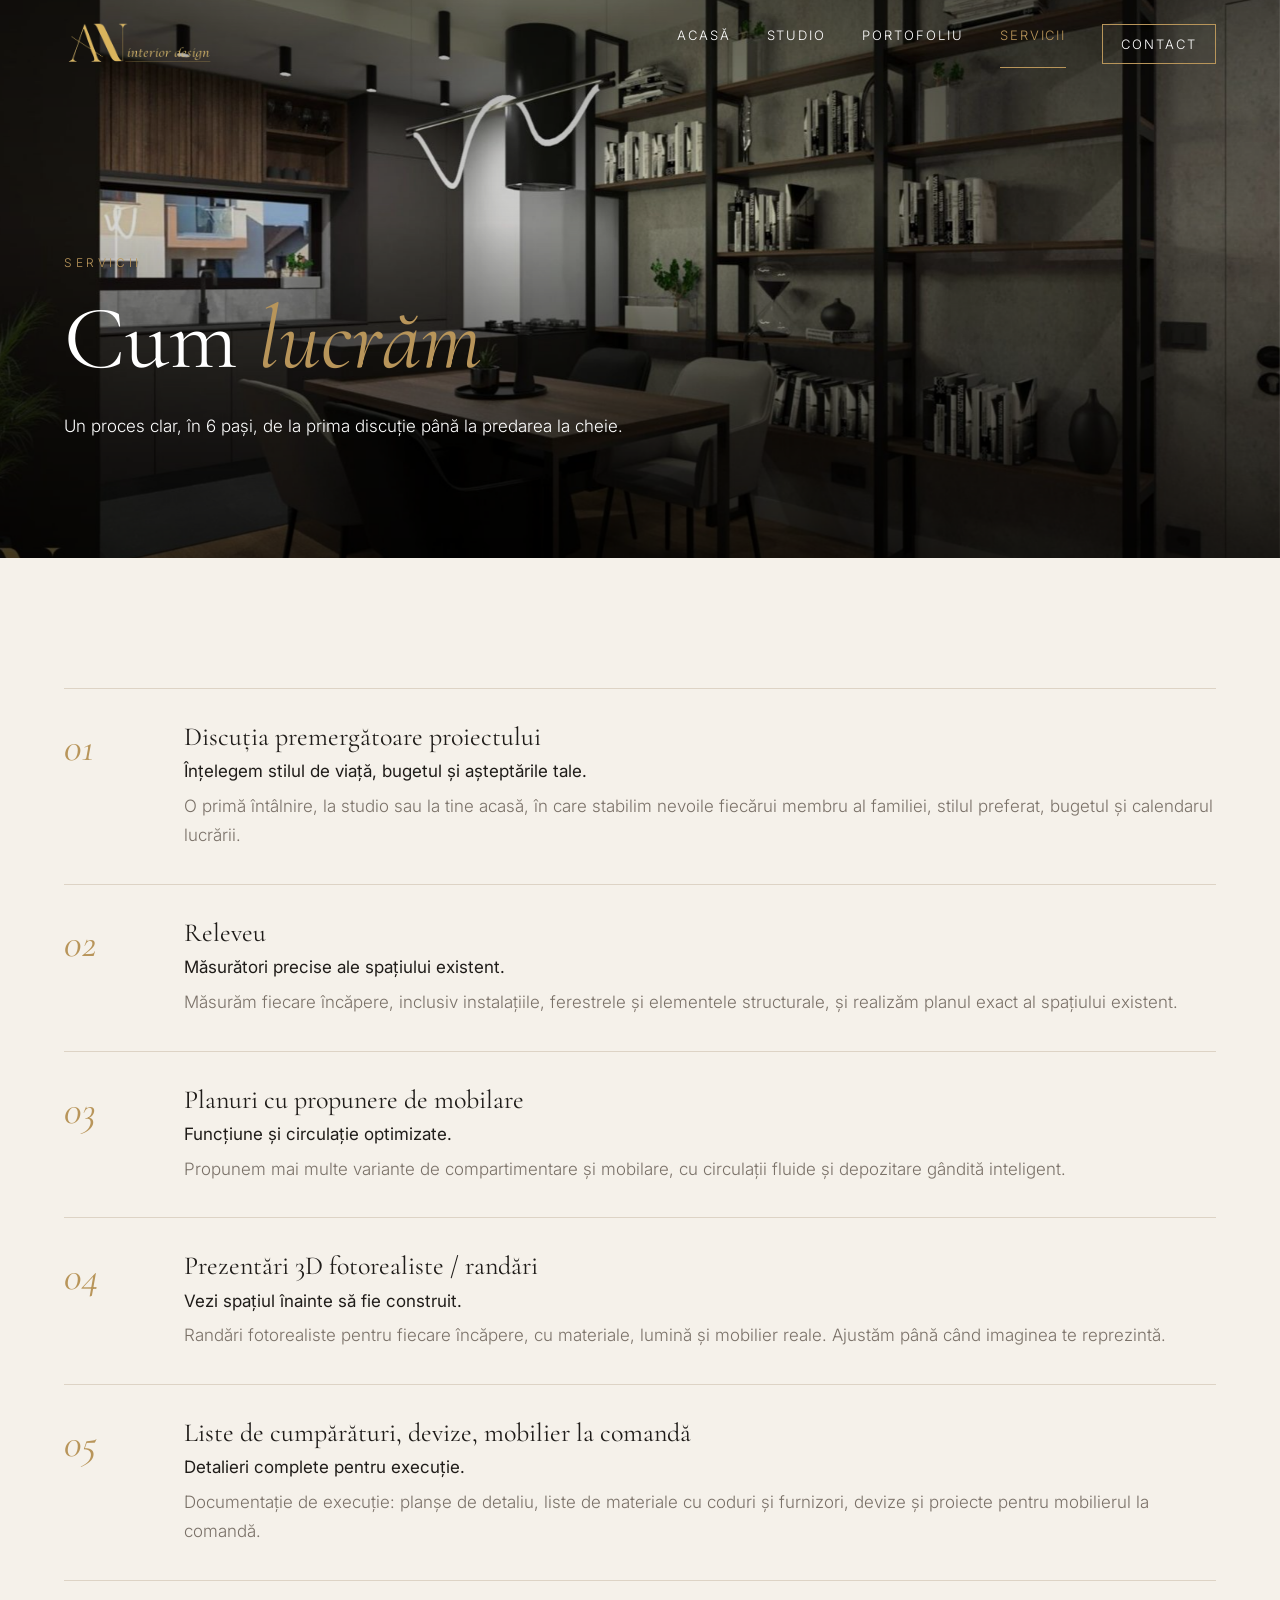
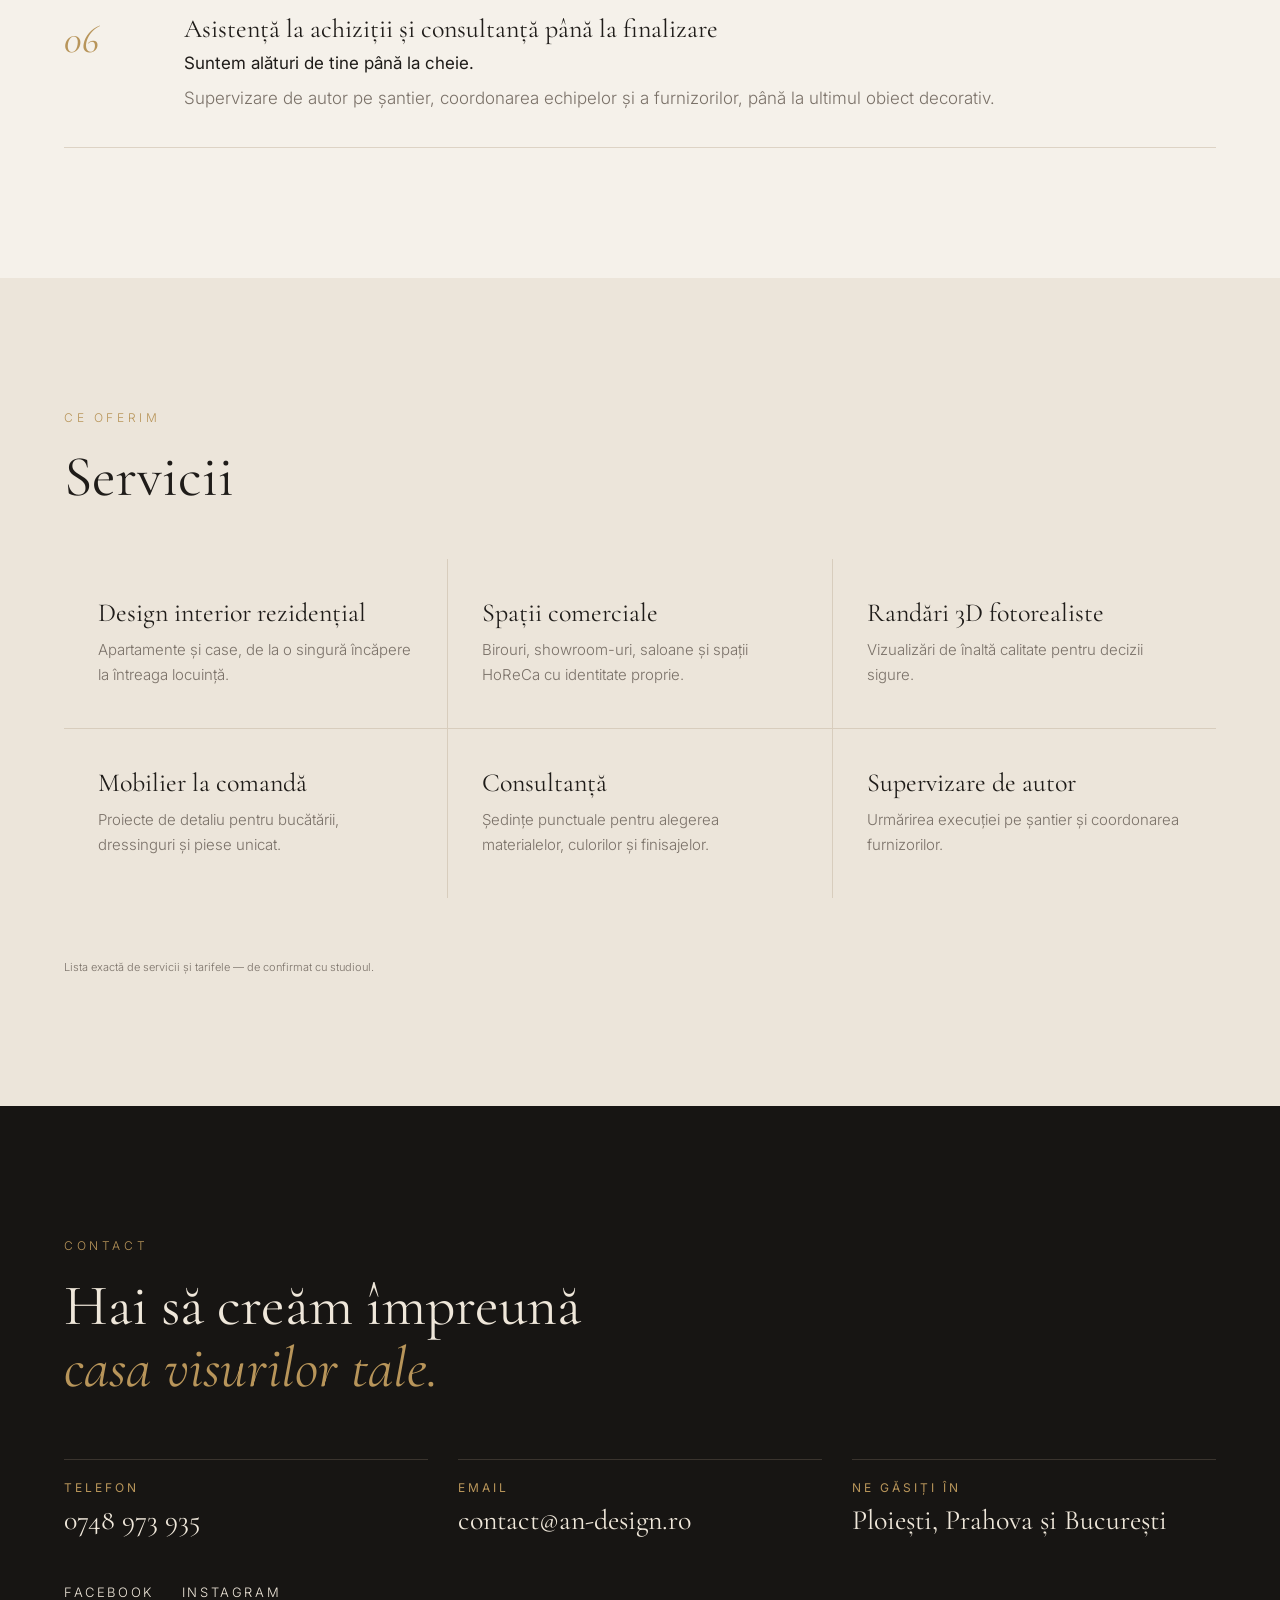
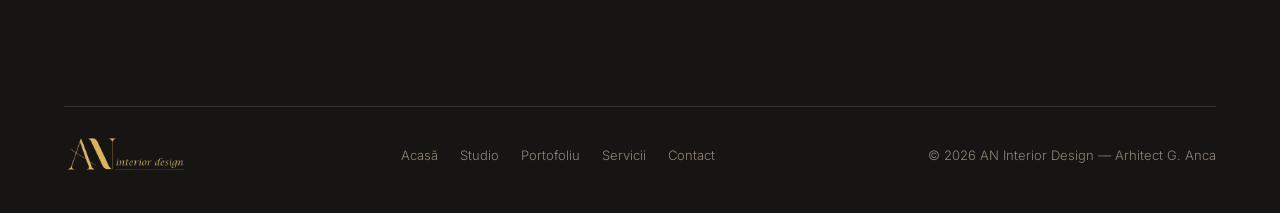
<file: servicii.html>
<!doctype html><html lang="ro"><head><meta charset="utf-8"><meta name="viewport" content="width=device-width,initial-scale=1">
<meta name="robots" content="noindex, nofollow">
<title>Servicii — AN Interior Design · Arhitect G. Anca</title>
<meta name="description" content="Servicii de design interior: releveu, planuri, randări 3D, documentație de execuție, asistență.">
<link rel="preconnect" href="https://fonts.googleapis.com"><link href="https://fonts.googleapis.com/css2?family=Cormorant+Garamond:ital,wght@0,400;0,500;1,400&family=Inter:wght@300;400;500&display=swap" rel="stylesheet">
<link rel="stylesheet" href="style.css?v=3"></head><body class="loading">
<div class="loader"><img src="img/logo.png" alt="AN Interior Design"></div><div class="pt"></div>
<header class="hdr"><a href="index.html" class="brand"><img src="img/logo.png" alt="AN Interior Design"></a>
<nav><a href="index.html">Acasă</a><a href="despre.html">Studio</a><a href="portofoliu.html">Portofoliu</a><a href="servicii.html" class="active" aria-current="page">Servicii</a><a href="contact.html" class="cta">Contact</a></nav><button class="burger" aria-label="Meniu"><span></span><span></span></button></header><main>
<section class="hero inner"><div class="hero-bg" data-parallax style="background-image:url(img/17_LIVING-min-1920x960.jpg)"></div><div class="hero-in">
<p class="eyebrow reveal">Servicii</p><h1 class="reveal">Cum <em>lucrăm</em></h1><p class="lead reveal">Un proces clar, în 6 pași, de la prima discuție până la predarea la cheie.</p></div></section>
<section class="services wrap"><ol class="steps detail"><li class="reveal"><b>01</b><div><h3>Discuția premergătoare proiectului</h3><p class="sub">Înțelegem stilul de viață, bugetul și așteptările tale.</p><p>O primă întâlnire, la studio sau la tine acasă, în care stabilim nevoile fiecărui membru al familiei, stilul preferat, bugetul și calendarul lucrării.</p></div></li><li class="reveal"><b>02</b><div><h3>Releveu</h3><p class="sub">Măsurători precise ale spațiului existent.</p><p>Măsurăm fiecare încăpere, inclusiv instalațiile, ferestrele și elementele structurale, și realizăm planul exact al spațiului existent.</p></div></li><li class="reveal"><b>03</b><div><h3>Planuri cu propunere de mobilare</h3><p class="sub">Funcțiune și circulație optimizate.</p><p>Propunem mai multe variante de compartimentare și mobilare, cu circulații fluide și depozitare gândită inteligent.</p></div></li><li class="reveal"><b>04</b><div><h3>Prezentări 3D fotorealiste / randări</h3><p class="sub">Vezi spațiul înainte să fie construit.</p><p>Randări fotorealiste pentru fiecare încăpere, cu materiale, lumină și mobilier reale. Ajustăm până când imaginea te reprezintă.</p></div></li><li class="reveal"><b>05</b><div><h3>Liste de cumpărături, devize, mobilier la comandă</h3><p class="sub">Detalieri complete pentru execuție.</p><p>Documentație de execuție: planșe de detaliu, liste de materiale cu coduri și furnizori, devize și proiecte pentru mobilierul la comandă.</p></div></li><li class="reveal"><b>06</b><div><h3>Asistență la achiziții și consultanță până la finalizare</h3><p class="sub">Suntem alături de tine până la cheie.</p><p>Supervizare de autor pe șantier, coordonarea echipelor și a furnizorilor, până la ultimul obiect decorativ.</p></div></li></ol></section>
<section class="svc-sec"><div class="wrap"><div class="head"><p class="eyebrow reveal">Ce oferim</p><h2 class="reveal">Servicii</h2></div><div class="svc">
<div class="reveal"><h3>Design interior rezidențial</h3><p>Apartamente și case, de la o singură încăpere la întreaga locuință.</p></div>
<div class="reveal"><h3>Spații comerciale</h3><p>Birouri, showroom-uri, saloane și spații HoReCa cu identitate proprie.</p></div>
<div class="reveal"><h3>Randări 3D fotorealiste</h3><p>Vizualizări de înaltă calitate pentru decizii sigure.</p></div>
<div class="reveal"><h3>Mobilier la comandă</h3><p>Proiecte de detaliu pentru bucătării, dressinguri și piese unicat.</p></div>
<div class="reveal"><h3>Consultanță</h3><p>Ședințe punctuale pentru alegerea materialelor, culorilor și finisajelor.</p></div>
<div class="reveal"><h3>Supervizare de autor</h3><p>Urmărirea execuției pe șantier și coordonarea furnizorilor.</p></div></div>
<p class="note" style="color:var(--mut);opacity:1;text-align:left">Lista exactă de servicii și tarifele — de confirmat cu studioul.</p></div></section>
</main><section class="contact cta-band"><div class="wrap"><p class="eyebrow reveal">Contact</p><h2 class="reveal">Hai să creăm împreună<br><em>casa visurilor tale.</em></h2>
<div class="cgrid reveal"><a href="tel:0748973935"><small>Telefon</small>0748 973 935</a><a href="mailto:contact@an-design.ro"><small>Email</small>contact@an-design.ro</a><div><small>Ne găsiți în</small>Ploiești, Prahova și București</div></div>
<div class="soc reveal"><a href="#" title="link de confirmat">Facebook</a><a href="#" title="link de confirmat">Instagram</a></div>
<footer><img src="img/logo.png" alt="AN Interior Design"><div class="fnav"><a href="index.html">Acasă</a><a href="despre.html">Studio</a><a href="portofoliu.html">Portofoliu</a><a href="servicii.html">Servicii</a><a href="contact.html">Contact</a></div><span>© 2026 AN Interior Design — Arhitect G. Anca</span></footer></div></section>
<div class="lb"><button aria-label="Închide">×</button><button class="pv">‹</button><img alt=""><button class="nx">›</button><p></p></div>
<script src="main.js?v=3"></script></body></html>
</file>
<file: style.css>
:root{--bg:#f5f1ea;--ink:#1f1c19;--mut:#7a7168;--gold:#b8955a;--dark:#171513;--serif:'Cormorant Garamond',Georgia,serif;--sans:Inter,system-ui,sans-serif}
*{box-sizing:border-box;margin:0;padding:0}html{scroll-behavior:smooth}body{background:var(--bg);color:var(--ink);font:300 17px/1.7 var(--sans)}
img{display:block;max-width:100%}a{color:inherit;text-decoration:none}.wrap{width:min(1240px,90vw);margin:auto}
h1,h2,h3{font-family:var(--serif);font-weight:400;line-height:1.08}h1{font-size:clamp(44px,7vw,104px)}h2{font-size:clamp(34px,4.5vw,64px);margin-bottom:24px}h3{font-size:26px}em{font-style:italic;color:var(--gold)}
.eyebrow{font-size:12px;letter-spacing:.3em;text-transform:uppercase;color:var(--gold);margin-bottom:18px}
.loader{position:fixed;inset:0;background:var(--dark);z-index:99;display:grid;place-items:center;transition:transform 1s cubic-bezier(.8,0,.2,1) .2s}.loader img{width:220px;height:auto;animation:pulse 1.2s ease infinite alternate}
body:not(.loading) .loader{transform:translateY(-100%)}@keyframes pulse{from{opacity:.4}to{opacity:1}}
.hdr{position:fixed;top:0;left:0;right:0;z-index:50;display:flex;align-items:center;justify-content:space-between;padding:22px 5vw;transition:.4s}
.hdr.s{background:rgba(23,21,19,.55);backdrop-filter:blur(14px);-webkit-backdrop-filter:blur(14px);padding:12px 5vw}
.brand img{height:44px;width:auto}nav{display:flex;gap:36px;font-size:13px;letter-spacing:.15em;text-transform:uppercase;color:#fff}nav a{position:relative}nav a:after{content:'';position:absolute;left:0;bottom:-4px;height:1px;width:0;background:var(--gold);transition:.3s}nav a:hover:after{width:100%}
.cta{border:1px solid var(--gold);padding:8px 18px}.burger{display:none;background:none;border:0}.burger span{display:block;width:26px;height:1px;background:#fff;margin:7px 0}
.hero{position:relative;height:100vh;min-height:620px;overflow:hidden;color:#fff;display:flex;align-items:flex-end}
.hero-bg,.band-bg{position:absolute;inset:-12% 0;background-size:cover;background-position:center;will-change:transform}
.hero:after{content:'';position:absolute;inset:0;background:linear-gradient(180deg,rgba(0,0,0,.35),rgba(0,0,0,.15) 40%,rgba(0,0,0,.7))}
.hero-in{position:relative;z-index:2;padding:0 5vw 12vh;max-width:1100px}.lead{max-width:560px;margin:24px 0 36px;opacity:.9}
.btn{display:inline-block;background:var(--gold);color:#fff;padding:15px 30px;font-size:12px;letter-spacing:.2em;text-transform:uppercase;margin:0 10px 10px 0;transition:.3s}.btn:hover{background:#fff;color:var(--ink)}.btn.ghost{background:none;border:1px solid rgba(255,255,255,.6)}
.scroll-hint{position:absolute;right:5vw;bottom:5vh;z-index:2;font-size:11px;letter-spacing:.3em;text-transform:uppercase;writing-mode:vertical-rl;opacity:.7}
.marquee{background:var(--dark);color:#e9e1d4;overflow:hidden;padding:26px 0}.track{display:flex;gap:44px;width:max-content;animation:mq 30s linear infinite;font:italic 38px var(--serif)}.track i{color:var(--gold);font-style:normal;font-size:20px;align-self:center}@keyframes mq{to{transform:translateX(-50%)}}
section{padding:130px 0}.hero,.band{padding:0}
.about{display:grid;grid-template-columns:1fr 1fr;gap:8vw;align-items:center}.about-tx p{color:#4b443d;margin-bottom:18px}
.zoom{overflow:hidden}.zoom img,.g img{transition:transform 1.2s cubic-bezier(.2,.7,.2,1)}.zoom:hover img,.g:hover img{transform:scale(1.07)}
.founder{display:flex;gap:18px;align-items:center;margin-top:30px;border-top:1px solid #ddd3c5;padding-top:24px}.founder img{width:64px;height:64px;object-fit:cover;object-position:50% 15%;border-radius:50%}.founder span{display:block;color:var(--mut);font-size:14px}
.values{display:grid;grid-template-columns:repeat(4,1fr);gap:40px;padding-top:0}.v b{font:italic 42px var(--serif);color:var(--gold)}.v h3{margin:10px 0}.v p{color:var(--mut);font-size:15px}
.gallery-sec{background:#ece5da}.head{margin-bottom:50px}
.gallery{display:grid;grid-template-columns:repeat(3,1fr);grid-auto-rows:300px;gap:18px}.g{position:relative;overflow:hidden;cursor:zoom-in}.g img{width:100%;height:100%;object-fit:cover}
.g.wide{grid-column:span 2}.g.tall{grid-row:span 2}.g span{position:absolute;left:0;right:0;bottom:0;padding:22px;color:#fff;font:22px var(--serif);background:linear-gradient(transparent,rgba(0,0,0,.6));transform:translateY(100%);transition:.5s}.g:hover span{transform:none}
.band{position:relative;overflow:hidden;color:#fff;padding:140px 0 60px}.band:before{content:'';position:absolute;inset:0;background:rgba(20,17,14,.68);z-index:1}
.counters,.note{position:relative;z-index:2}.counters{display:grid;grid-template-columns:repeat(4,1fr);gap:30px;text-align:center}.num{font:400 clamp(54px,6vw,90px) var(--serif);color:var(--gold)}.counters small{display:block;letter-spacing:.15em;text-transform:uppercase;font-size:12px}.note{font-size:11px;opacity:.5;margin-top:60px;text-align:center}
.steps{list-style:none;border-top:1px solid #ddd3c5}.steps li{display:grid;grid-template-columns:120px 1fr;padding:34px 0;border-bottom:1px solid #ddd3c5;transition:.4s}.steps li:hover{padding-left:20px;background:#efe8dd}.steps b{font:italic 40px var(--serif);color:var(--gold)}.steps p{color:var(--mut)}
.testi{padding-top:0;text-align:center}.tq{max-width:880px;margin:40px auto}.tq blockquote{font:italic clamp(24px,2.6vw,36px)/1.35 var(--serif)}.tq cite{display:block;margin-top:16px;font-style:normal;letter-spacing:.3em;text-transform:uppercase;font-size:12px;color:var(--gold)}
.contact{background:var(--dark);color:#efe7da;padding-bottom:40px}.cgrid{display:grid;grid-template-columns:repeat(3,1fr);gap:30px;margin:60px 0 40px;font:28px var(--serif)}.cgrid>*{border-top:1px solid #3a342e;padding-top:20px}.cgrid small{display:block;font:12px var(--sans);letter-spacing:.25em;text-transform:uppercase;color:var(--gold);margin-bottom:8px}.cgrid a:hover{color:var(--gold)}
.soc a{margin-right:28px;font-size:13px;letter-spacing:.2em;text-transform:uppercase}footer{display:flex;justify-content:space-between;align-items:center;margin-top:100px;padding-top:30px;border-top:1px solid #3a342e;font-size:13px;color:#8d847a}footer img{height:36px;width:auto}
.reveal{opacity:0;transform:translateY(40px);transition:opacity 1s ease,transform 1s cubic-bezier(.2,.7,.2,1)}.reveal.in{opacity:1;transform:none}
.lb{position:fixed;inset:0;background:rgba(15,13,11,.95);z-index:100;display:none;align-items:center;justify-content:center;flex-direction:column}.lb.on{display:flex}.lb img{max-width:88vw;max-height:80vh;object-fit:contain}.lb p{color:#ddd;font:22px var(--serif);margin-top:16px}.lb button{position:absolute;background:none;border:0;color:#fff;font-size:44px;cursor:pointer;padding:20px}.lb button:first-child{top:10px;right:20px}.pv{left:10px}.nx{right:10px}
@media(max-width:900px){nav{position:fixed;inset:0;background:var(--dark);flex-direction:column;justify-content:center;align-items:center;font-size:18px;transform:translateX(100%);transition:.5s}nav.open{transform:none}.burger{display:block;z-index:60}
.about,.values,.counters,.cgrid{grid-template-columns:1fr}.values{gap:30px}.counters{grid-template-columns:1fr 1fr}.gallery{grid-template-columns:1fr 1fr;grid-auto-rows:200px}.g.wide{grid-column:span 2}section{padding:90px 0}.steps li{grid-template-columns:70px 1fr}.cgrid{font-size:22px}footer{flex-direction:column;gap:14px}.brand img{height:34px}}
@media(prefers-reduced-motion:reduce){*{animation:none!important;transition:none!important}.reveal{opacity:1;transform:none}}
/* multi-page */
.pt{position:fixed;inset:0;background:var(--dark);z-index:98;pointer-events:none;opacity:0;visibility:hidden;transition:opacity .5s ease,visibility 0s .5s}
body.leaving .pt{opacity:1;visibility:visible;transition:opacity .5s ease}body.leaving main{opacity:0;transform:translateY(-20px);transition:.5s}
main{animation:pin .9s cubic-bezier(.2,.7,.2,1) both .3s}@keyframes pin{from{opacity:0;transform:translateY(24px)}}
nav a.active:after{width:100%}nav a.active{color:var(--gold)}nav a.cta.active{background:var(--gold);color:#fff}
.hero.inner{height:62vh;min-height:440px}.hero.inner .hero-in{padding-bottom:9vh}
.link{display:inline-block;font-size:12px;letter-spacing:.25em;text-transform:uppercase;color:var(--gold);border-bottom:1px solid var(--gold);padding-bottom:4px;margin-top:10px}
.split{display:flex;justify-content:space-between;align-items:flex-end;gap:30px;flex-wrap:wrap}.teaser{padding:110px 0 40px}
.philo{background:#ece5da;text-align:center}.narrow{max-width:820px}.philo p{color:#4b443d;font-size:19px;margin-bottom:16px}
.note-dark{font-size:13px;color:var(--mut)!important;font-style:italic}.about-img .portrait{width:100%;height:auto}
.filters{display:flex;gap:10px;flex-wrap:wrap;margin-bottom:40px}.filters button{background:none;border:1px solid #cbbfae;padding:10px 22px;font:12px var(--sans);letter-spacing:.2em;text-transform:uppercase;cursor:pointer;transition:.3s}.filters button.on,.filters button:hover{background:var(--ink);color:#fff;border-color:var(--ink)}
.g.hide{display:none}.steps.detail p.sub{color:var(--ink);font-weight:400;margin:6px 0}
.svc-sec{background:#ece5da}.svc{display:grid;grid-template-columns:repeat(3,1fr);gap:1px;background:#d8cdbd;margin-bottom:30px}.svc>div{background:#ece5da;padding:40px 34px;transition:.4s}.svc>div:hover{background:var(--bg)}.svc h3{margin-bottom:10px}.svc p{color:var(--mut);font-size:15px}
.cpage{display:grid;grid-template-columns:1fr 1.2fr;gap:8vw}.clist>*{display:block;border-top:1px solid #ddd3c5;padding:20px 0;font:26px var(--serif)}.clist small{display:block;font:12px var(--sans);letter-spacing:.25em;text-transform:uppercase;color:var(--gold);margin-bottom:6px}.tbc{font-size:14px;color:var(--mut)}
.cform{display:grid;grid-template-columns:1fr 1fr;gap:20px;align-content:start}.cform .eyebrow,.cform .full,.cform .btn,.fnote{grid-column:1/-1}.cform label{font-size:12px;letter-spacing:.2em;text-transform:uppercase;color:var(--mut)}
.cform input,.cform select,.cform textarea{display:block;width:100%;margin-top:8px;border:0;border-bottom:1px solid #cbbfae;background:transparent;padding:10px 0;font:300 17px var(--sans);color:var(--ink);outline:0;transition:.3s}.cform input:focus,.cform textarea:focus{border-color:var(--gold)}.cform .btn{justify-self:start;border:0;cursor:pointer}.fnote{font-size:13px;color:var(--mut)}
.map{height:440px;filter:grayscale(1) contrast(.9)}.map iframe{width:100%;height:100%;border:0}
.fnav{display:flex;gap:22px;flex-wrap:wrap}.fnav a:hover{color:var(--gold)}
@media(max-width:900px){.svc,.cpage,.cform{grid-template-columns:1fr}.hero.inner{height:52vh;min-height:360px}.teaser{padding:70px 0 20px}.fnav{justify-content:center}}
</file>
